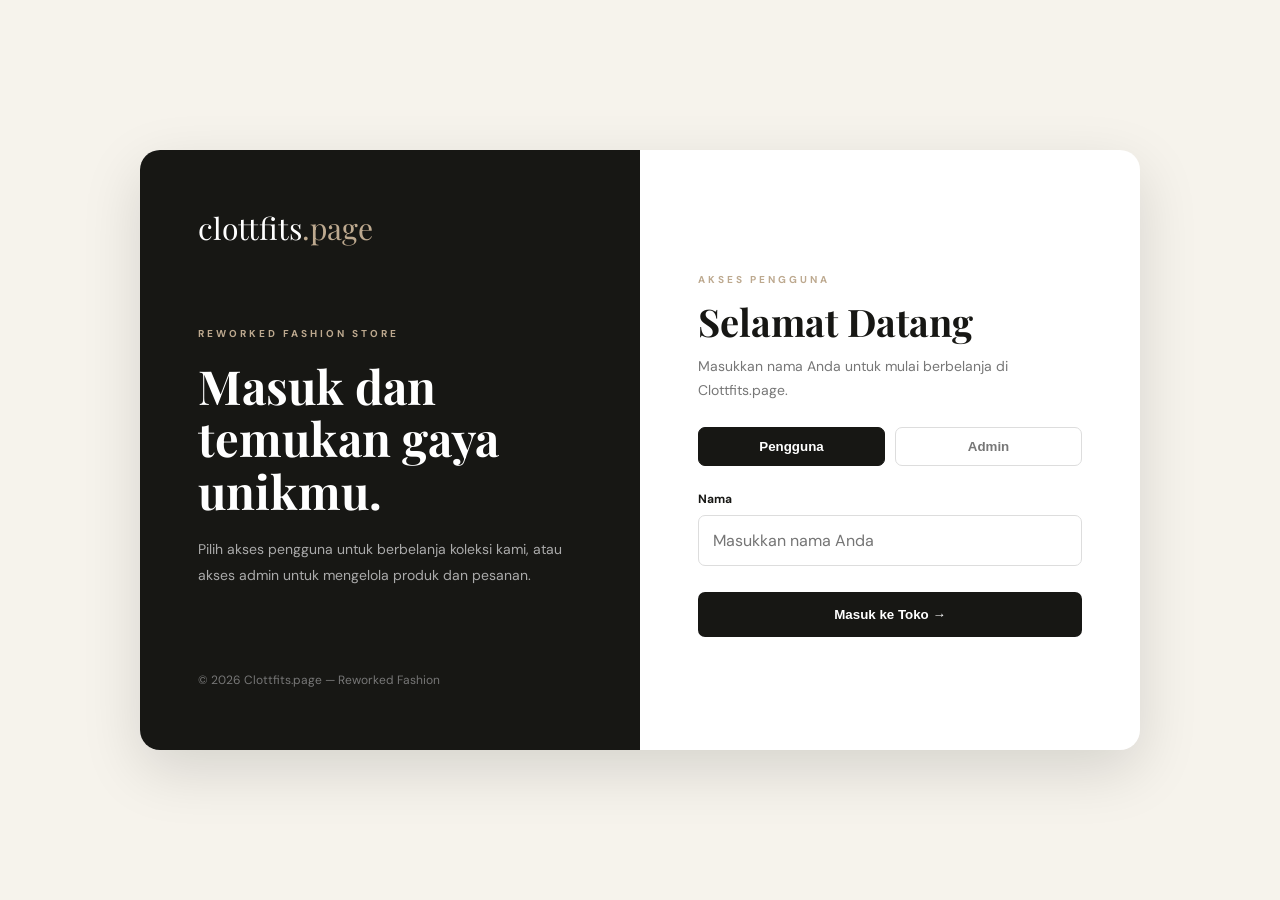
<file: index.html>
<!DOCTYPE html>
<html lang="id">

<head>
  <meta charset="UTF-8">
  <meta name="viewport" content="width=device-width, initial-scale=1.0">

  <title>Clottfits.page | Upcycle Fashion</title>

  <meta name="description"
    content="Clottfits.page menghadirkan kemeja bekas berkualitas yang dikreasikan menjadi kemeja boxy dan kemeja dengan kancing Cheongsam yang unik dan trendi.">

  <!-- Google Fonts -->
  <link rel="preconnect" href="https://fonts.googleapis.com">
  <link rel="preconnect" href="https://fonts.gstatic.com" crossorigin>

  <link
    href="https://fonts.googleapis.com/css2?family=DM+Sans:wght@400;500;600;700&family=Playfair+Display:wght@600;700&display=swap"
    rel="stylesheet">

  <!-- CSS -->
  <link rel="stylesheet" href="css/style.css">
  <script src="js/auth.js" defer></script>

  <!-- Google Analytics Dummy -->
  <script async src="https://www.googletagmanager.com/gtag/js?id=G-XXXXXXXXXX"></script>

  <script>
    window.dataLayer = window.dataLayer || [];

    function gtag() {
      dataLayer.push(arguments);
    }

    gtag('js', new Date());
    gtag('config', 'G-XXXXXXXXXX');
  </script>
</head>


<body data-page="store">

  <!-- ========================================
     NAVBAR
======================================== -->

  <header class="navbar">

    <div class="container nav-container">

      <!-- Logo -->
      <a href="index.html" class="logo">
        Clottfits<span>.page</span>
      </a>


      <!-- Navigation -->
      <nav class="nav-menu" id="navMenu">

        <a href="#home">Home</a>

        <a href="#about">Tentang Kami</a>

        <a href="#products">Produk</a>

        <a href="checkout.html">Checkout</a>

        <a href="admin.html">Admin</a>

      </nav>


      <!-- Cart Button -->
      <button class="cart-button" id="cartBtn">

        🛒 Keranjang

        <span class="cart-count" id="cartCount">
          0
        </span>

      </button>


      <!-- Mobile Menu -->
      <button class="menu-toggle" id="menuToggle" type="button" aria-label="Buka menu navigasi" aria-expanded="false">
        ☰
      </button>

    </div>

  </header>



  <!-- ========================================
     HERO SECTION
======================================== -->

  <section class="hero" id="home">

    <div class="container hero-container">


      <!-- Hero Content -->
      <div class="hero-content">

        <span class="hero-label">
          UPCYCLE FASHION
        </span>


        <h1>
          Wear Sustainable,
          <br>
          <span>Wear Different.</span>
        </h1>


        <p>
          Kami mengubah kemeja bekas berkualitas menjadi
          kemeja boxy modern dengan sentuhan kancing
          Cheongsam yang unik, trendi, dan penuh karakter.
        </p>


        <div class="hero-buttons">

          <a href="#products" class="btn-primary">

            Belanja Sekarang

          </a>


          <a href="#about" class="btn-secondary">

            Tentang Kami

          </a>

        </div>

      </div>



      <!-- Hero Image -->
      <div class="hero-image">

        <img src="image/banner.jpeg" alt="Koleksi Kemeja Boxy Clottfits.page">

        <div class="hero-badge">

          <strong>
            100%
          </strong>

          <span>
            Upcycle Fashion
          </span>

        </div>

      </div>

    </div>

  </section>



  <!-- ========================================
     BENEFIT SECTION
======================================== -->

  <section class="benefits">

    <div class="container benefit-grid">


      <div class="benefit-item">

        <span class="benefit-icon">
          ♻
        </span>

        <div>

          <h3>
            Sustainable
          </h3>

          <p>
            Mendukung fashion berkelanjutan
          </p>

        </div>

      </div>



      <div class="benefit-item">

        <span class="benefit-icon">
          ✦
        </span>

        <div>

          <h3>
            Unique Design
          </h3>

          <p>
            Setiap produk memiliki karakter unik
          </p>

        </div>

      </div>



      <div class="benefit-item">

        <span class="benefit-icon">
          ✂
        </span>

        <div>

          <h3>
            Handmade
          </h3>

          <p>
            Dikreasikan dengan detail dan ketelitian
          </p>

        </div>

      </div>



      <div class="benefit-item">

        <span class="benefit-icon">
          ◇
        </span>

        <div>

          <h3>
            Limited Stock
          </h3>

          <p>
            Produk terbatas dan eksklusif
          </p>

        </div>

      </div>

    </div>

  </section>



  <!-- ========================================
     ABOUT SECTION
======================================== -->

  <section class="about" id="about">

    <div class="container about-container">


      <!-- About Image -->
      <div class="about-image">

        <img src="image/banner tentang.jpeg" alt="Tentang Clottfits.page">

      </div>



      <!-- About Content -->
      <div class="about-content">

        <span class="section-label">
          TENTANG KAMI
        </span>


        <h2>
          Old Shirt,
          <br>
          New Story.
        </h2>


        <p>
          <strong>
            Clottfits.page
          </strong>

          merupakan brand fashion lokal yang
          menghadirkan konsep

          <em>
            upcycle fashion
          </em>.

          Kami memilih kemeja bekas berkualitas
          untuk dikreasikan kembali menjadi
          kemeja boxy modern.
        </p>


        <p>
          Setiap kemeja diberikan sentuhan baru
          melalui perubahan model dan penggunaan
          kancing Cheongsam yang memberikan
          kesan unik, modern, dan berbeda.
        </p>


        <p>
          Dengan memilih Clottfits.page,
          kamu tidak hanya mendapatkan pakaian
          yang unik, tetapi juga ikut mendukung
          fashion yang lebih berkelanjutan.
        </p>


        <div class="about-statistics">


          <div class="statistic">

            <strong>
              100+
            </strong>

            <span>
              Produk Terjual
            </span>

          </div>


          <div class="statistic">

            <strong>
              50+
            </strong>

            <span>
              Pelanggan
            </span>

          </div>


          <div class="statistic">

            <strong>
              100%
            </strong>

            <span>
              Upcycle
            </span>

          </div>


        </div>

      </div>

    </div>

  </section>



  <!-- ========================================
     PRODUCTS SECTION
======================================== -->

  <section class="products-section" id="products">

    <div class="container">


      <!-- Section Heading -->
      <div class="section-heading">

        <span class="section-label">
          OUR COLLECTION
        </span>

        <h2>
          Temukan Style Favoritmu
        </h2>

        <p>
          Setiap koleksi dibuat secara terbatas
          untuk memberikan style yang unik dan berbeda.
        </p>

      </div>



      <!-- ========================================
         SEARCH & FILTER
    ======================================== -->

      <div class="product-tools">


        <!-- Search -->
        <div class="search-box">

          <span>
            🔍
          </span>

          <input type="text" id="searchInput" placeholder="Cari produk...">

        </div>



        <!-- Category Filter -->
        <select id="categoryFilter">

          <option value="">
            Semua Kategori
          </option>

          <option value="boxy">
            Kemeja Boxy
          </option>

          <option value="cheongsam">
            Kemeja Cheongsam
          </option>

          <option value="limited">
            Limited Edition
          </option>

        </select>



        <!-- Price Filter -->
        <select id="priceFilter">

          <option value="">
            Semua Harga
          </option>

          <option value="low">
            Di bawah Rp150.000
          </option>

          <option value="middle">
            Rp150.000 - Rp200.000
          </option>

          <option value="high">
            Di atas Rp200.000
          </option>

        </select>

      </div>



      <!-- Product Container -->
      <div class="products-grid" id="productsContainer">
      </div>



      <!-- No Product -->
      <div class="no-product" id="noProduct">

        <h3>
          Produk tidak ditemukan
        </h3>

        <p>
          Coba gunakan kata kunci atau
          filter yang berbeda.
        </p>

      </div>

    </div>

  </section>



  <!-- ========================================
     PRODUCT DETAIL MODAL
======================================== -->

  <div class="modal" id="productModal">


    <div class="modal-content">


      <!-- Close -->
      <button class="modal-close" id="closeModal">

        ×

      </button>


      <!-- Modal Body -->
      <div class="modal-body" id="modalBody">

      </div>

    </div>

  </div>



  <!-- ========================================
     CART SIDEBAR
======================================== -->

  <div class="cart-overlay" id="cartOverlay">
  </div>


  <aside class="cart-sidebar" id="cartSidebar">


    <!-- Cart Header -->
    <div class="cart-header">

      <div>

        <h2>
          Keranjang Belanja
        </h2>

        <p>
          Produk pilihanmu
        </p>

      </div>


      <button class="close-cart" id="closeCart">

        ×

      </button>

    </div>



    <!-- Cart Items -->
    <div class="cart-items" id="cartItems">
    </div>



    <!-- Empty Cart -->
    <div class="empty-cart" id="emptyCart">

      <div class="empty-icon">
        🛍
      </div>

      <h3>
        Keranjang masih kosong
      </h3>

      <p>
        Yuk, temukan kemeja favoritmu!
      </p>

    </div>



    <!-- Cart Footer -->
    <div class="cart-footer" id="cartFooter">


      <div class="cart-total">

        <span>
          Total
        </span>

        <strong>

          Rp

          <span id="cartTotal">
            0
          </span>

        </strong>

      </div>


      <a href="checkout.html" class="checkout-button">

        Lanjut ke Checkout

      </a>


      <button class="continue-shopping" id="continueShopping">

        Lanjut Belanja

      </button>

    </div>

  </aside>



  <!-- ========================================
     CTA SECTION
======================================== -->

  <section class="cta-section">

    <div class="container cta-content">

      <span>
        ♻ SUSTAINABLE FASHION
      </span>


      <h2>
        Give Old Clothes
        <br>
        A New Life.
      </h2>


      <p>
        Bersama Clottfits.page,
        mari ciptakan fashion yang lebih
        unik dan berkelanjutan.
      </p>


      <a href="#products" class="btn-light">

        Lihat Koleksi

      </a>

    </div>

  </section>



  <!-- ========================================
     FOOTER
======================================== -->

  <footer class="footer">

    <div class="container footer-grid">


      <!-- Brand -->
      <div class="footer-brand">

        <h2>
          Clottfits<span>.page</span>
        </h2>

        <p>
          Mengubah kemeja bekas menjadi
          fashion baru yang unik,
          trendi, dan berkelanjutan.
        </p>

      </div>



      <!-- Navigation -->
      <div class="footer-menu">

        <h3>
          Navigasi
        </h3>

        <a href="#home">
          Home
        </a>

        <a href="#about">
          Tentang Kami
        </a>

        <a href="#products">
          Produk
        </a>

        <a href="checkout.html">
          Checkout
        </a>

      </div>



      <!-- Categories -->
      <div class="footer-menu">

        <h3>
          Kategori
        </h3>

        <a href="#products">
          Kemeja Boxy
        </a>

        <a href="#products">
          Kemeja Cheongsam
        </a>

        <a href="#products">
          Limited Edition
        </a>

      </div>



      <!-- Social Media -->
      <div class="footer-menu">

        <h3>
          Ikuti Kami
        </h3>

        <a href="#">
          Instagram @clottfits.page
        </a>

        <a href="#">
          TikTok Clottfits.page
        </a>

        <a href="#">
          Shopee Clottfits.page
        </a>

      </div>

    </div>



    <!-- Footer Bottom -->
    <div class="footer-bottom">

      <div class="container">

        <p>
          © 2026 Clottfits.page.
          All Rights Reserved.
        </p>

        <p>
          Sustainable • Unique • Different
        </p>

      </div>

    </div>

  </footer>



  <!-- ========================================
     TOAST NOTIFICATION
======================================== -->

  <div class="toast" id="toast">

    <span>
      ✓
    </span>

    <p id="toastMessage">
      Produk berhasil ditambahkan!
    </p>

  </div>



  <!-- ========================================
     JAVASCRIPT
======================================== -->

  <script src="js/script.js"></script>

</body>

</html>
</file>
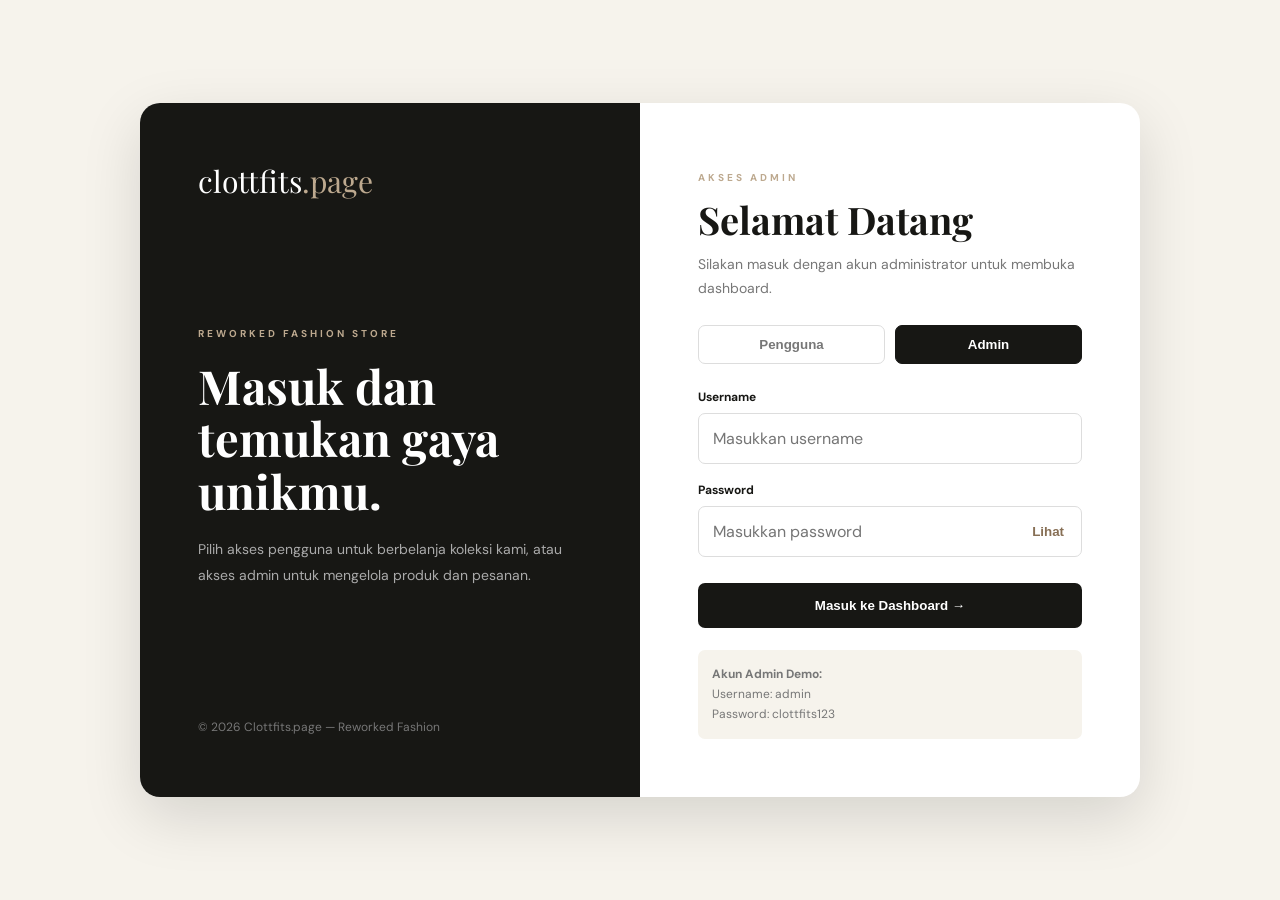
<file: admin.html>
<!DOCTYPE html>
<html lang="id">
<head>
  <meta charset="UTF-8">
  <meta name="viewport" content="width=device-width, initial-scale=1.0">

  <title>Admin Dashboard | Clottfits.page</title>

  <link rel="preconnect" href="https://fonts.googleapis.com">
  <link rel="preconnect" href="https://fonts.gstatic.com" crossorigin>
  <link
    href="https://fonts.googleapis.com/css2?family=DM+Sans:wght@400;500;600;700&family=Playfair+Display:wght@600;700&display=swap"
    rel="stylesheet"
  >

  <link rel="stylesheet" href="css/admin.css">
  <script src="js/auth.js" defer></script>
</head>

<body data-page="admin">

  <!-- MOBILE BUTTON -->
  <button class="mobile-menu-btn" id="mobileMenuBtn">☰</button>

  <!-- SIDEBAR -->
  <aside class="sidebar" id="sidebar">

    <div class="sidebar-logo">
      Clottfits<span>.page</span>
      <small>ADMIN PANEL</small>
    </div>

    <nav class="sidebar-menu">

      <button class="menu-item active" data-section="dashboard">
        <span>⌂</span>
        Dashboard
      </button>

      <button class="menu-item" data-section="products">
        <span>□</span>
        Produk
      </button>

      <button class="menu-item" data-section="orders">
        <span>▤</span>
        Pesanan
      </button>

      <button class="menu-item" data-section="customers">
        <span>♙</span>
        Pelanggan
      </button>

    </nav>

    <div class="sidebar-bottom">
      <a href="index.html">
        ← Lihat Website
      </a>
    </div>

  </aside>


  <!-- MAIN -->
  <main class="main-content">

    <!-- HEADER -->
    <header class="admin-header">

      <div>
        <p class="welcome-text">ADMIN DASHBOARD</p>
        <h1 id="pageTitle">Dashboard</h1>
      </div>

      <div class="admin-profile">
        <div>
          <strong>Admin Clottfits</strong>
          <span>Administrator</span>
        </div>

        <div class="admin-avatar">
          C
        </div>
      </div>

    </header>


    <!-- =====================================
         DASHBOARD
    ====================================== -->

    <section class="admin-section active" id="dashboard">

      <div class="stat-grid">

        <div class="stat-card">
          <div class="stat-icon">□</div>

          <div>
            <span>Total Produk</span>
            <h2 id="totalProducts">0</h2>
          </div>
        </div>


        <div class="stat-card">
          <div class="stat-icon">▤</div>

          <div>
            <span>Total Pesanan</span>
            <h2 id="totalOrders">0</h2>
          </div>
        </div>


        <div class="stat-card">
          <div class="stat-icon">♙</div>

          <div>
            <span>Pelanggan</span>
            <h2 id="totalCustomers">0</h2>
          </div>
        </div>


        <div class="stat-card dark">
          <div class="stat-icon">Rp</div>

          <div>
            <span>Total Pendapatan</span>
            <h2 id="totalRevenue">Rp 0</h2>
          </div>
        </div>

      </div>


      <!-- RECENT ORDERS -->
      <div class="content-card">

        <div class="card-header">
          <div>
            <h2>Pesanan Terbaru</h2>
            <p>Pesanan terbaru dari pelanggan Clottfits.page</p>
          </div>

          <button
            class="secondary-button"
            onclick="openSection('orders')"
          >
            Lihat Semua
          </button>
        </div>

        <div class="table-wrapper">

          <table>

            <thead>
              <tr>
                <th>ID Pesanan</th>
                <th>Pelanggan</th>
                <th>Total</th>
                <th>Pembayaran</th>
                <th>Status</th>
              </tr>
            </thead>

            <tbody id="recentOrdersTable"></tbody>

          </table>

        </div>

      </div>

    </section>


    <!-- =====================================
         PRODUCTS
    ====================================== -->

    <section class="admin-section" id="products">

      <div class="content-card">

        <div class="card-header">

          <div>
            <h2>Manajemen Produk</h2>
            <p>Kelola katalog produk Clottfits.page</p>
          </div>

          <button
            class="primary-button"
            id="addProductBtn"
          >
            + Tambah Produk
          </button>

        </div>


        <div class="table-wrapper">

          <table>

            <thead>
              <tr>
                <th>Produk</th>
                <th>Kategori</th>
                <th>Harga</th>
                <th>Stok</th>
                <th>Aksi</th>
              </tr>
            </thead>

            <tbody id="productTable"></tbody>

          </table>

        </div>

      </div>

    </section>


    <!-- =====================================
         ORDERS
    ====================================== -->

    <section class="admin-section" id="orders">

      <div class="content-card">

        <div class="card-header">

          <div>
            <h2>Daftar Pesanan</h2>
            <p>Kelola pesanan yang masuk dari pelanggan</p>
          </div>

          <select id="orderFilter">
            <option value="">Semua Status</option>
            <option value="Menunggu Pembayaran">
              Menunggu Pembayaran
            </option>
            <option value="Diproses">
              Diproses
            </option>
            <option value="Dikirim">
              Dikirim
            </option>
            <option value="Selesai">
              Selesai
            </option>
          </select>

        </div>


        <div class="table-wrapper">

          <table>

            <thead>
              <tr>
                <th>ID</th>
                <th>Pelanggan</th>
                <th>Produk</th>
                <th>Total</th>
                <th>Pengiriman</th>
                <th>Status</th>
                <th>Aksi</th>
              </tr>
            </thead>

            <tbody id="ordersTable"></tbody>

          </table>

        </div>

      </div>

    </section>


    <!-- =====================================
         CUSTOMERS
    ====================================== -->

    <section class="admin-section" id="customers">

      <div class="content-card">

        <div class="card-header">

          <div>
            <h2>Data Pelanggan</h2>
            <p>Data pelanggan yang melakukan pemesanan</p>
          </div>

        </div>


        <div class="table-wrapper">

          <table>

            <thead>
              <tr>
                <th>Nama</th>
                <th>WhatsApp</th>
                <th>Email</th>
                <th>Kota</th>
                <th>Total Pesanan</th>
              </tr>
            </thead>

            <tbody id="customersTable"></tbody>

          </table>

        </div>

      </div>

    </section>

  </main>


  <!-- =====================================
       PRODUCT MODAL
  ====================================== -->

  <div class="admin-modal" id="productModal">

    <div class="modal-box">

      <div class="modal-header">

        <div>
          <p>PRODUCT MANAGEMENT</p>
          <h2 id="modalTitle">
            Tambah Produk
          </h2>
        </div>

        <button id="closeProductModal">
          ×
        </button>

      </div>


      <form id="productForm">

        <input
          type="hidden"
          id="productId"
        >


        <div class="form-group">
          <label>Nama Produk</label>

          <input
            type="text"
            id="productName"
            required
            placeholder="Contoh: Kemeja Boxy Black"
          >
        </div>


        <div class="form-grid">

          <div class="form-group">

            <label>Harga</label>

            <input
              type="number"
              id="productPrice"
              required
              placeholder="175000"
            >

          </div>


          <div class="form-group">

            <label>Stok</label>

            <input
              type="number"
              id="productStock"
              required
              min="0"
              placeholder="5"
            >

          </div>

        </div>


        <div class="form-group">

          <label>Kategori</label>

          <select
            id="productCategory"
            required
          >

            <option value="">
              Pilih kategori
            </option>

            <option value="boxy">
              Kemeja Boxy
            </option>

            <option value="cheongsam">
              Kemeja Cheongsam
            </option>

            <option value="limited">
              Limited Edition
            </option>

          </select>

        </div>


        <div class="form-group">

          <label>Lokasi Gambar</label>

          <input
            type="text"
            id="productImage"
            required
            placeholder="image/produk-01.jpeg"
          >

        </div>


        <div class="form-group">

          <label>Deskripsi</label>

          <textarea
            id="productDescription"
            required
            placeholder="Deskripsi produk..."
          ></textarea>

        </div>


        <button
          type="submit"
          class="primary-button full-button"
        >
          Simpan Produk
        </button>

      </form>

    </div>

  </div>


  <!-- =====================================
       ORDER DETAIL MODAL
  ====================================== -->

  <div class="admin-modal" id="orderModal">

    <div class="modal-box large-modal">

      <div class="modal-header">

        <div>
          <p>ORDER INFORMATION</p>
          <h2>Detail Pesanan</h2>
        </div>

        <button id="closeOrderModal">
          ×
        </button>

      </div>

      <div id="orderDetailContent"></div>

    </div>

  </div>


  <!-- NOTIFICATION -->
  <div class="admin-toast" id="adminToast">
    <span>✓</span>
    <p id="adminToastMessage">
      Data berhasil disimpan
    </p>
  </div>


  <script src="js/admin.js"></script>

</body>
</html>
</file>
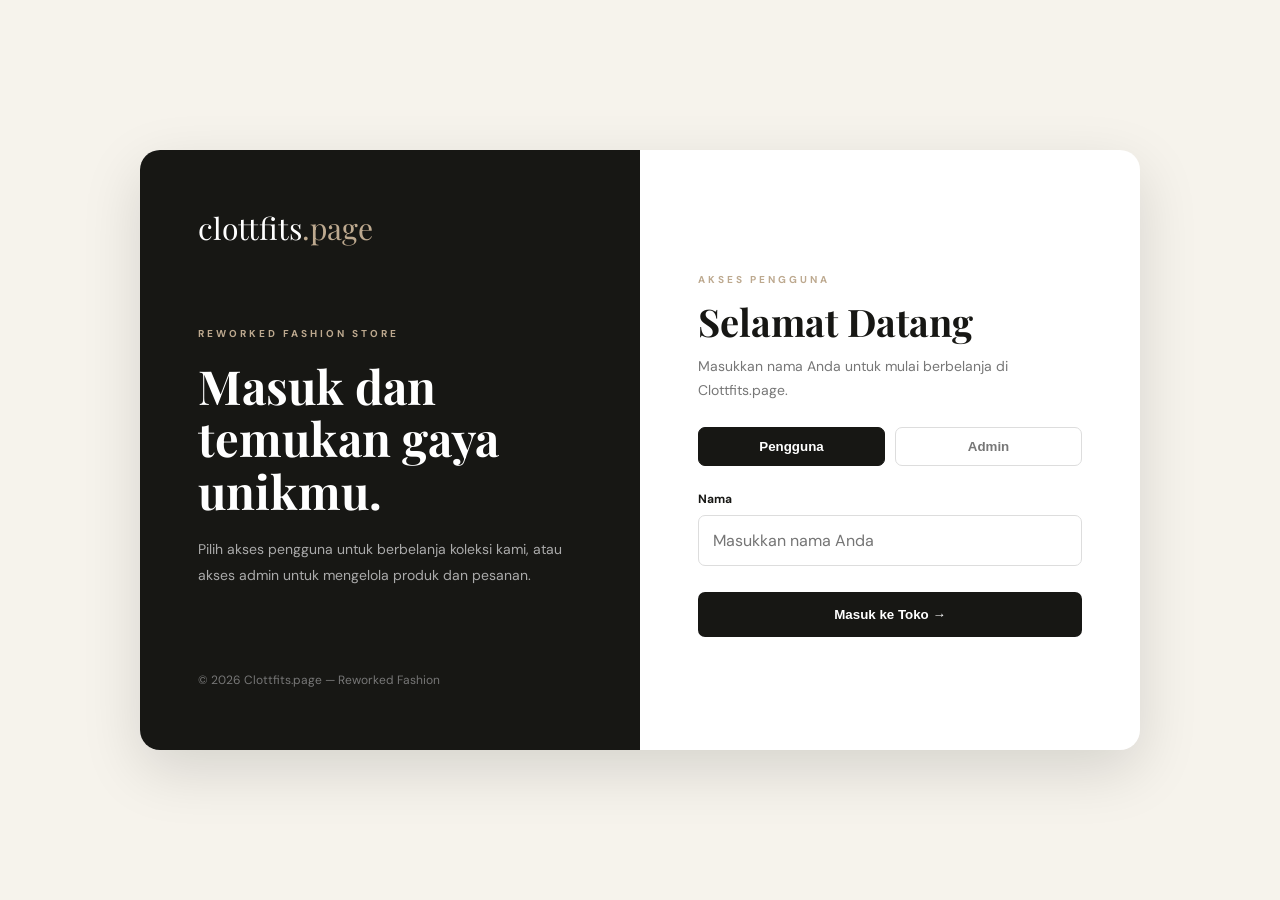
<file: checkout.html>
<!DOCTYPE html>
<html lang="id">
<head>
  <meta charset="UTF-8">
  <meta name="viewport" content="width=device-width, initial-scale=1.0">

  <title>Checkout | Clottfits.page</title>

  <link rel="preconnect" href="https://fonts.googleapis.com">
  <link rel="preconnect" href="https://fonts.gstatic.com" crossorigin>

  <link
    href="https://fonts.googleapis.com/css2?family=DM+Sans:wght@400;500;600;700&family=Playfair+Display:wght@600;700&display=swap"
    rel="stylesheet"
  >

  <link rel="stylesheet" href="css/style.css">
  <script src="js/auth.js" defer></script>

  <style>
    body {
      background: #f6f3ec;
    }

    .checkout-navbar {
      background: #fff;
      border-bottom: 1px solid #e5e5e5;
    }

    .checkout-nav {
      min-height: 75px;
      display: flex;
      align-items: center;
      justify-content: space-between;
    }

    .back-link {
      font-size: 14px;
      font-weight: 600;
    }

    .checkout-section {
      padding: 60px 0 100px;
    }

    .checkout-heading {
      margin-bottom: 40px;
    }

    .checkout-heading span {
      color: #876f55;
      font-size: 12px;
      font-weight: 700;
      letter-spacing: 3px;
    }

    .checkout-heading h1 {
      font-family: "Playfair Display", serif;
      font-size: clamp(40px, 5vw, 65px);
      margin-top: 10px;
    }

    .checkout-layout {
      display: grid;
      grid-template-columns: 1.4fr 0.8fr;
      gap: 35px;
      align-items: start;
    }

    .checkout-card {
      background: #fff;
      padding: 35px;
      margin-bottom: 25px;
      border-radius: 10px;
    }

    .checkout-card h2 {
      font-family: "Playfair Display", serif;
      margin-bottom: 8px;
      font-size: 27px;
    }

    .checkout-card > p {
      color: #77776f;
      margin-bottom: 25px;
      font-size: 14px;
    }

    .form-grid {
      display: grid;
      grid-template-columns: 1fr 1fr;
      gap: 18px;
    }

    .form-group {
      display: flex;
      flex-direction: column;
      gap: 8px;
    }

    .form-group.full {
      grid-column: 1 / -1;
    }

    .form-group label {
      font-size: 13px;
      font-weight: 700;
    }

    .form-group input,
    .form-group select,
    .form-group textarea {
      width: 100%;
      border: 1px solid #ddd;
      background: #fff;
      padding: 14px;
      border-radius: 6px;
      outline: none;
      font-family: inherit;
    }

    .form-group input:focus,
    .form-group select:focus,
    .form-group textarea:focus {
      border-color: #876f55;
    }

    .form-group textarea {
      min-height: 110px;
      resize: vertical;
    }

    .shipping-options,
    .payment-options {
      display: grid;
      gap: 12px;
    }

    .option-card {
      display: flex;
      align-items: center;
      gap: 15px;
      padding: 17px;
      border: 1px solid #ddd;
      border-radius: 8px;
      cursor: pointer;
      transition: 0.2s;
    }

    .option-card:hover {
      border-color: #876f55;
      background: #faf8f4;
    }

    .option-card input {
      accent-color: #171714;
    }

    .option-info {
      flex: 1;
    }

    .option-info strong {
      display: block;
    }

    .option-info span {
      color: #77776f;
      font-size: 13px;
    }

    .option-price {
      font-weight: 700;
      font-size: 14px;
    }

    .order-summary {
      position: sticky;
      top: 100px;
      background: #171714;
      color: #fff;
      padding: 30px;
      border-radius: 10px;
    }

    .order-summary h2 {
      font-family: "Playfair Display", serif;
      margin-bottom: 25px;
    }

    .checkout-product {
      display: grid;
      grid-template-columns: 65px 1fr;
      gap: 13px;
      padding: 15px 0;
      border-bottom: 1px solid #333;
    }

    .checkout-product img {
      width: 65px;
      height: 80px;
      object-fit: cover;
    }

    .checkout-product h4 {
      font-size: 14px;
      margin-bottom: 5px;
    }

    .checkout-product p {
      color: #aaa;
      font-size: 12px;
    }

    .summary-price {
      margin-top: 25px;
    }

    .summary-row {
      display: flex;
      justify-content: space-between;
      padding: 8px 0;
      color: #bbb;
      font-size: 14px;
    }

    .summary-total {
      display: flex;
      justify-content: space-between;
      border-top: 1px solid #444;
      margin-top: 15px;
      padding-top: 20px;
      font-size: 20px;
      font-weight: 700;
    }

    .pay-button {
      width: 100%;
      margin-top: 25px;
      padding: 16px;
      background: #f6f3ec;
      color: #171714;
      border: none;
      font-size: 15px;
      font-weight: 700;
      border-radius: 5px;
    }

    .pay-button:hover {
      background: #e8dfd0;
    }

    .secure-text {
      text-align: center;
      color: #999;
      font-size: 12px;
      margin-top: 15px;
    }

    .success-modal {
      position: fixed;
      inset: 0;
      z-index: 5000;
      background: rgba(0, 0, 0, 0.7);
      display: none;
      align-items: center;
      justify-content: center;
      padding: 20px;
    }

    .success-modal.active {
      display: flex;
    }

    .success-box {
      width: min(500px, 100%);
      background: #fff;
      padding: 45px;
      text-align: center;
      border-radius: 12px;
    }

    .success-icon {
      width: 70px;
      height: 70px;
      margin: 0 auto 20px;
      border-radius: 50%;
      background: #171714;
      color: #fff;
      display: flex;
      align-items: center;
      justify-content: center;
      font-size: 30px;
    }

    .success-box h2 {
      font-family: "Playfair Display", serif;
      font-size: 32px;
      margin-bottom: 12px;
    }

    .success-box p {
      color: #77776f;
      margin-bottom: 10px;
    }

    .order-id {
      background: #f6f3ec;
      padding: 15px;
      margin: 20px 0;
      font-weight: 700;
    }

    .success-box a {
      display: block;
      background: #171714;
      color: #fff;
      padding: 14px;
      margin-top: 20px;
    }

    @media (max-width: 900px) {
      .checkout-layout {
        grid-template-columns: 1fr;
      }

      .order-summary {
        position: static;
      }
    }

    @media (max-width: 600px) {
      .form-grid {
        grid-template-columns: 1fr;
      }

      .form-group.full {
        grid-column: auto;
      }

      .checkout-card {
        padding: 22px;
      }

      .success-box {
        padding: 30px 20px;
      }
    }
  </style>
</head>

<body data-page="store">

  <!-- NAVBAR -->
  <header class="checkout-navbar">
    <div class="container checkout-nav">
      <a href="index.html" class="logo">
        Clottfits<span>.page</span>
      </a>

      <a href="index.html" class="back-link">
        ← Kembali Belanja
      </a>
    </div>
  </header>


  <!-- CHECKOUT -->
  <main class="checkout-section">
    <div class="container">

      <div class="checkout-heading">
        <span>SECURE CHECKOUT</span>
        <h1>Selesaikan Pesananmu.</h1>
      </div>

      <form id="checkoutForm">

        <div class="checkout-layout">

          <!-- LEFT -->
          <div>

            <!-- ALAMAT -->
            <section class="checkout-card">
              <h2>Informasi Pembeli</h2>
              <p>Masukkan informasi penerima dan alamat pengiriman.</p>

              <div class="form-grid">

                <div class="form-group">
                  <label for="name">Nama Lengkap *</label>
                  <input
                    type="text"
                    id="name"
                    required
                    placeholder="Masukkan nama lengkap"
                  >
                </div>

                <div class="form-group">
                  <label for="phone">Nomor WhatsApp *</label>
                  <input
                    type="tel"
                    id="phone"
                    required
                    placeholder="08xxxxxxxxxx"
                  >
                </div>

                <div class="form-group full">
                  <label for="email">Email *</label>
                  <input
                    type="email"
                    id="email"
                    required
                    placeholder="nama@email.com"
                  >
                </div>

                <div class="form-group">
                  <label for="province">Provinsi *</label>
                  <input
                    type="text"
                    id="province"
                    required
                    placeholder="Jawa Barat"
                  >
                </div>

                <div class="form-group">
                  <label for="city">Kabupaten / Kota *</label>
                  <input
                    type="text"
                    id="city"
                    required
                    placeholder="Bandung Barat"
                  >
                </div>

                <div class="form-group">
                  <label for="district">Kecamatan *</label>
                  <input
                    type="text"
                    id="district"
                    required
                    placeholder="Nama kecamatan"
                  >
                </div>

                <div class="form-group">
                  <label for="postalCode">Kode Pos *</label>
                  <input
                    type="text"
                    id="postalCode"
                    required
                    placeholder="405xx"
                  >
                </div>

                <div class="form-group full">
                  <label for="address">Alamat Lengkap *</label>
                  <textarea
                    id="address"
                    required
                    placeholder="Nama jalan, nomor rumah, RT/RW, desa atau kelurahan..."
                  ></textarea>
                </div>

                <div class="form-group full">
                  <label for="note">Catatan Pesanan</label>
                  <textarea
                    id="note"
                    placeholder="Contoh: Tolong hubungi sebelum mengirim..."
                  ></textarea>
                </div>

              </div>
            </section>


            <!-- PENGIRIMAN -->
            <section class="checkout-card">
              <h2>Metode Pengiriman</h2>
              <p>Pilih jasa pengiriman yang kamu inginkan.</p>

              <div class="shipping-options">

                <label class="option-card">
                  <input
                    type="radio"
                    name="shipping"
                    value="J&T Express"
                    data-price="15000"
                    required
                  >

                  <div class="option-info">
                    <strong>J&T Express</strong>
                    <span>Estimasi 2–4 hari</span>
                  </div>

                  <span class="option-price">Rp15.000</span>
                </label>


                <label class="option-card">
                  <input
                    type="radio"
                    name="shipping"
                    value="JNE Regular"
                    data-price="18000"
                  >

                  <div class="option-info">
                    <strong>JNE Regular</strong>
                    <span>Estimasi 2–5 hari</span>
                  </div>

                  <span class="option-price">Rp18.000</span>
                </label>


                <label class="option-card">
                  <input
                    type="radio"
                    name="shipping"
                    value="SiCepat"
                    data-price="17000"
                  >

                  <div class="option-info">
                    <strong>SiCepat</strong>
                    <span>Estimasi 2–4 hari</span>
                  </div>

                  <span class="option-price">Rp17.000</span>
                </label>

              </div>
            </section>


            <!-- PEMBAYARAN -->
            <section class="checkout-card">
              <h2>Metode Pembayaran</h2>
              <p>Pilih metode pembayaran untuk menyelesaikan pesanan.</p>

              <div class="payment-options">

                <label class="option-card">
                  <input
                    type="radio"
                    name="payment"
                    value="QRIS"
                    required
                  >
                  <div class="option-info">
                    <strong>▦ QRIS</strong>
                    <span>Bayar menggunakan aplikasi pembayaran apa saja</span>
                  </div>
                </label>

                <label class="option-card">
                  <input
                    type="radio"
                    name="payment"
                    value="GoPay"
                  >
                  <div class="option-info">
                    <strong>GoPay</strong>
                    <span>Pembayaran melalui GoPay</span>
                  </div>
                </label>

                <label class="option-card">
                  <input
                    type="radio"
                    name="payment"
                    value="DANA"
                  >
                  <div class="option-info">
                    <strong>DANA</strong>
                    <span>Pembayaran melalui DANA</span>
                  </div>
                </label>

                <label class="option-card">
                  <input
                    type="radio"
                    name="payment"
                    value="ShopeePay"
                  >
                  <div class="option-info">
                    <strong>ShopeePay</strong>
                    <span>Pembayaran melalui ShopeePay</span>
                  </div>
                </label>

                <label class="option-card">
                  <input
                    type="radio"
                    name="payment"
                    value="Transfer Bank"
                  >
                  <div class="option-info">
                    <strong>Transfer Bank</strong>
                    <span>BCA, BNI, BRI, atau Mandiri</span>
                  </div>
                </label>

              </div>
            </section>

          </div>


          <!-- RIGHT SUMMARY -->
          <aside class="order-summary">

            <h2>Ringkasan Pesanan</h2>

            <div id="checkoutProducts"></div>

            <div class="summary-price">

              <div class="summary-row">
                <span>Subtotal</span>
                <span>
                  Rp <span id="subtotal">0</span>
                </span>
              </div>

              <div class="summary-row">
                <span>Ongkir</span>
                <span>
                  Rp <span id="shippingCost">0</span>
                </span>
              </div>

              <div class="summary-total">
                <span>Total</span>
                <span>
                  Rp <span id="grandTotal">0</span>
                </span>
              </div>

            </div>

            <button type="submit" class="pay-button">
              Buat Pesanan & Bayar
            </button>

            <p class="secure-text">
              🔒 Simulasi pembayaran aman untuk proyek e-commerce
            </p>

          </aside>

        </div>

      </form>

    </div>
  </main>


  <!-- SUCCESS MODAL -->
  <div class="success-modal" id="successModal">

    <div class="success-box">

      <div class="success-icon">✓</div>

      <h2>Pesanan Berhasil!</h2>

      <p>Terima kasih telah berbelanja di Clottfits.page.</p>

      <div class="order-id">
        ID Pesanan:
        <span id="orderId"></span>
      </div>

      <p>
        Metode pembayaran:
        <strong id="selectedPayment"></strong>
      </p>

      <p>
        Total pembayaran:
        <strong>
          Rp <span id="successTotal"></span>
        </strong>
      </p>

      <a href="index.html">
        Kembali ke Beranda
      </a>

    </div>

  </div>


  <script>
    let cart =
      JSON.parse(localStorage.getItem("clottfitsCart")) || [];

    let shippingCost = 0;


    function formatRupiah(number) {
      return number.toLocaleString("id-ID");
    }


    function calculateSubtotal() {
      return cart.reduce(
        (total, item) =>
          total + (item.price * item.quantity),
        0
      );
    }


    function renderCheckout() {

      const container =
        document.getElementById("checkoutProducts");

      container.innerHTML = "";


      if (cart.length === 0) {

        container.innerHTML = `
          <p style="color:#aaa; padding:20px 0;">
            Keranjang belanja masih kosong.
          </p>
        `;

      }


      cart.forEach(item => {

        const product =
          document.createElement("div");

        product.className = "checkout-product";

        product.innerHTML = `

          <img
            src="${item.image}"
            alt="${item.name}"
          >

          <div>

            <h4>${item.name}</h4>

            <p>
              ${item.quantity} ×
              Rp ${formatRupiah(item.price)}
            </p>

            <strong>
              Rp ${formatRupiah(
                item.price * item.quantity
              )}
            </strong>

          </div>

        `;

        container.appendChild(product);

      });


      updateTotal();

    }


    function updateTotal() {

      const subtotal =
        calculateSubtotal();

      const grandTotal =
        subtotal + shippingCost;


      document.getElementById("subtotal")
        .textContent =
        formatRupiah(subtotal);


      document.getElementById("shippingCost")
        .textContent =
        formatRupiah(shippingCost);


      document.getElementById("grandTotal")
        .textContent =
        formatRupiah(grandTotal);

    }


    document
      .querySelectorAll(
        'input[name="shipping"]'
      )
      .forEach(option => {

        option.addEventListener(
          "change",
          function() {

            shippingCost =
              Number(this.dataset.price);

            updateTotal();

          }
        );

      });


    document
      .getElementById("checkoutForm")
      .addEventListener(
        "submit",
        function(event) {

          event.preventDefault();


          if (cart.length === 0) {

            alert(
              "Keranjang belanja masih kosong."
            );

            return;

          }


          const selectedPayment =
            document.querySelector(
              'input[name="payment"]:checked'
            );


          const selectedShipping =
            document.querySelector(
              'input[name="shipping"]:checked'
            );


          if (
            !selectedPayment ||
            !selectedShipping
          ) {

            alert(
              "Silakan pilih pengiriman dan metode pembayaran."
            );

            return;

          }


          const subtotal =
            calculateSubtotal();


          const total =
            subtotal + shippingCost;


          const orderId =
            "CLT-" +
            Date.now()
              .toString()
              .slice(-8);


          const order = {

            id: orderId,

            customer: {
              name:
                document.getElementById("name").value,

              phone:
                document.getElementById("phone").value,

              email:
                document.getElementById("email").value,

              province:
                document.getElementById("province").value,

              city:
                document.getElementById("city").value,

              district:
                document.getElementById("district").value,

              postalCode:
                document.getElementById("postalCode").value,

              address:
                document.getElementById("address").value,

              note:
                document.getElementById("note").value
            },

            products: cart,

            shipping:
              selectedShipping.value,

            shippingCost:
              shippingCost,

            payment:
              selectedPayment.value,

            total:
              total,

            status:
              "Menunggu Pembayaran",

            date:
              new Date().toLocaleString("id-ID")

          };


          let orders =
            JSON.parse(
              localStorage.getItem(
                "clottfitsOrders"
              )
            ) || [];


          orders.push(order);


          localStorage.setItem(
            "clottfitsOrders",
            JSON.stringify(orders)
          );


          localStorage.removeItem(
            "clottfitsCart"
          );


          document.getElementById("orderId")
            .textContent =
            orderId;


          document.getElementById(
            "selectedPayment"
          ).textContent =
            selectedPayment.value;


          document.getElementById(
            "successTotal"
          ).textContent =
            formatRupiah(total);


          document.getElementById(
            "successModal"
          ).classList.add(
            "active"
          );

        }
      );


    renderCheckout();
  </script>

</body>
</html>
</file>
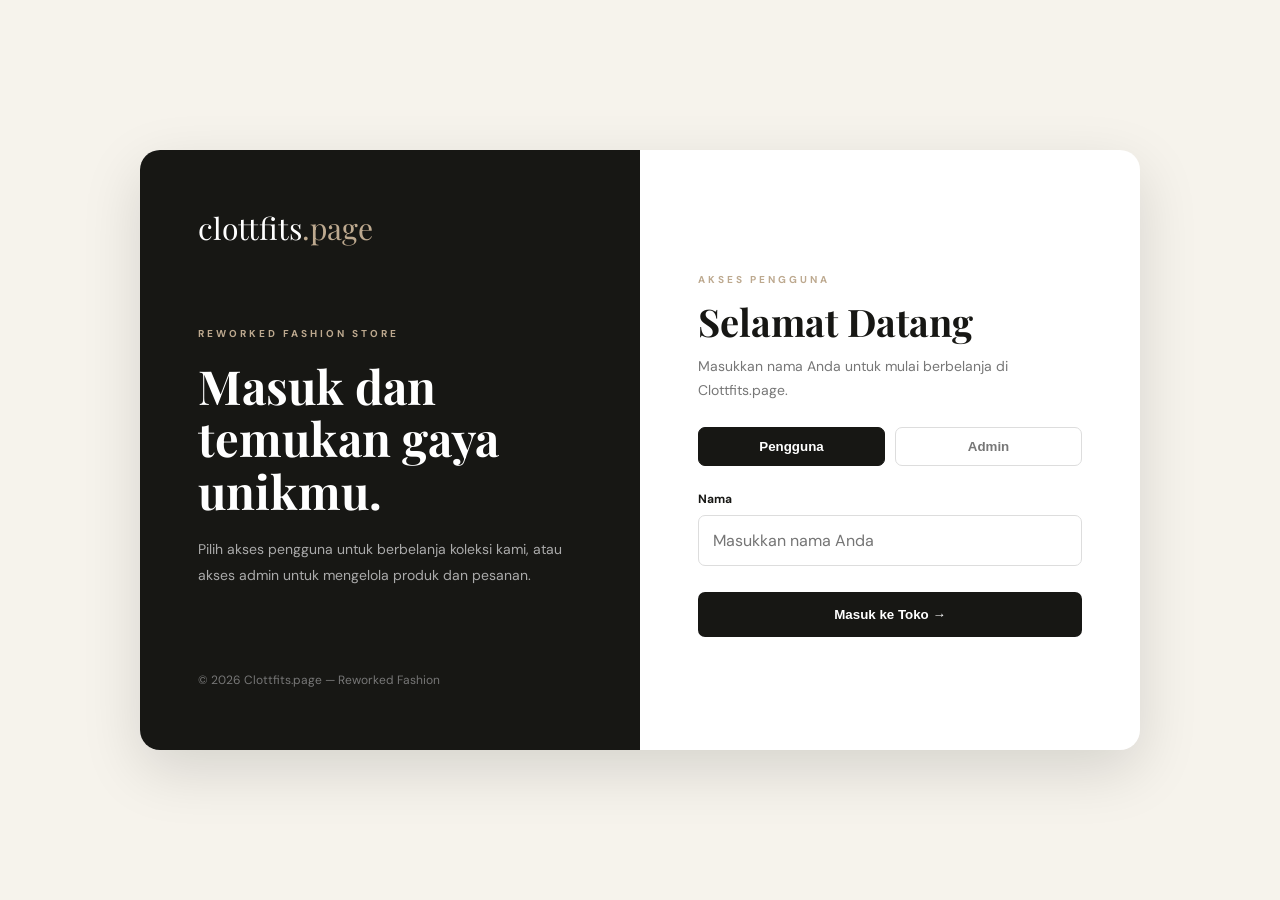
<file: detail.html>
<!DOCTYPE html>
<html lang="id">
<head>
  <meta charset="UTF-8">
  <meta name="viewport" content="width=device-width, initial-scale=1.0">

  <title>Detail Produk | Clottfits.page</title>

  <link rel="preconnect" href="https://fonts.googleapis.com">
  <link rel="preconnect" href="https://fonts.gstatic.com" crossorigin>

  <link
    href="https://fonts.googleapis.com/css2?family=DM+Sans:wght@400;500;600;700&family=Playfair+Display:wght@600;700&display=swap"
    rel="stylesheet"
  >
  <script src="js/auth.js" defer></script>

  <style>
    * {
      margin: 0;
      padding: 0;
      box-sizing: border-box;
    }

    :root {
      --black: #171714;
      --cream: #f6f3ec;
      --white: #ffffff;
      --brown: #8b7355;
      --gray: #77776f;
      --border: #ddd8ce;
    }

    body {
      font-family: "DM Sans", sans-serif;
      background: var(--cream);
      color: var(--black);
    }

    /* NAVBAR */
    .navbar {
      background: var(--white);
      padding: 20px 7%;
      display: flex;
      align-items: center;
      justify-content: space-between;
      border-bottom: 1px solid var(--border);
      position: sticky;
      top: 0;
      z-index: 100;
    }

    .logo {
      font-family: "Playfair Display", serif;
      font-size: 26px;
      font-weight: 700;
      text-decoration: none;
      color: var(--black);
    }

    .logo span {
      color: var(--brown);
    }

    .back-btn {
      text-decoration: none;
      color: var(--black);
      font-size: 14px;
      font-weight: 600;
    }

    /* DETAIL */
    .detail-container {
      width: 90%;
      max-width: 1200px;
      margin: 60px auto;
      display: grid;
      grid-template-columns: 1fr 1fr;
      gap: 70px;
      align-items: start;
    }

    .product-image {
      background: #e9e5dc;
      border-radius: 16px;
      overflow: hidden;
    }

    .product-image img {
      width: 100%;
      height: 600px;
      display: block;
      object-fit: cover;
    }

    .product-info {
      padding-top: 20px;
    }

    .category {
      display: inline-block;
      font-size: 11px;
      font-weight: 700;
      letter-spacing: 2px;
      color: var(--brown);
      text-transform: uppercase;
      margin-bottom: 15px;
    }

    .product-info h1 {
      font-family: "Playfair Display", serif;
      font-size: 48px;
      line-height: 1.2;
      margin-bottom: 20px;
    }

    .price {
      font-size: 26px;
      font-weight: 700;
      margin-bottom: 25px;
    }

    .description {
      color: var(--gray);
      line-height: 1.9;
      font-size: 15px;
      margin-bottom: 30px;
    }

    .product-detail {
      border-top: 1px solid var(--border);
      border-bottom: 1px solid var(--border);
      padding: 25px 0;
      margin-bottom: 30px;
    }

    .detail-row {
      display: flex;
      justify-content: space-between;
      margin-bottom: 15px;
      font-size: 14px;
    }

    .detail-row:last-child {
      margin-bottom: 0;
    }

    .detail-row span:first-child {
      color: var(--gray);
    }

    .detail-row span:last-child {
      font-weight: 600;
    }

    /* QUANTITY */
    .quantity-section {
      margin-bottom: 25px;
    }

    .quantity-section label {
      display: block;
      font-size: 13px;
      font-weight: 700;
      margin-bottom: 10px;
    }

    .quantity-control {
      display: flex;
      align-items: center;
      width: fit-content;
      border: 1px solid var(--border);
      border-radius: 6px;
      overflow: hidden;
      background: var(--white);
    }

    .quantity-control button {
      width: 45px;
      height: 45px;
      border: none;
      background: var(--white);
      cursor: pointer;
      font-size: 20px;
    }

    .quantity-control span {
      width: 50px;
      text-align: center;
      font-weight: 700;
    }

    /* BUTTON */
    .add-cart {
      width: 100%;
      padding: 18px;
      border: none;
      border-radius: 6px;
      background: var(--black);
      color: var(--white);
      font-size: 14px;
      font-weight: 700;
      cursor: pointer;
      transition: 0.3s;
    }

    .add-cart:hover {
      background: var(--brown);
      transform: translateY(-2px);
    }

    .benefits {
      margin-top: 25px;
      display: grid;
      grid-template-columns: repeat(3, 1fr);
      gap: 10px;
    }

    .benefit {
      background: var(--white);
      padding: 15px 10px;
      border-radius: 8px;
      text-align: center;
      font-size: 11px;
      line-height: 1.5;
    }

    .benefit span {
      display: block;
      font-size: 20px;
      margin-bottom: 5px;
    }

    /* NOT FOUND */
    .not-found {
      text-align: center;
      padding: 100px 20px;
    }

    .not-found h1 {
      font-family: "Playfair Display", serif;
      font-size: 40px;
      margin-bottom: 20px;
    }

    .not-found a {
      color: var(--brown);
    }

    /* RESPONSIVE */
    @media (max-width: 850px) {
      .detail-container {
        grid-template-columns: 1fr;
        gap: 30px;
        margin-top: 30px;
      }

      .product-image img {
        height: 500px;
      }

      .product-info h1 {
        font-size: 38px;
      }
    }

    @media (max-width: 500px) {
      .navbar {
        padding: 18px 5%;
      }

      .logo {
        font-size: 21px;
      }

      .detail-container {
        width: 92%;
      }

      .product-image img {
        height: 420px;
      }

      .product-info h1 {
        font-size: 32px;
      }

      .benefits {
        grid-template-columns: 1fr;
      }
    }
  </style>
</head>

<body data-page="store">

  <!-- NAVBAR -->
  <nav class="navbar">
    <a href="index.html" class="logo">
      clottfits<span>.page</span>
    </a>

    <a href="index.html" class="back-btn">
      ← Kembali ke Toko
    </a>
  </nav>


  <!-- PRODUCT DETAIL -->
  <main id="productDetail"></main>


  <script>
    /* ==========================================
       DATA PRODUK
       Samakan dengan data produk di script.js
    ========================================== */

    const defaultProducts = [
      {
        id: 1,
        name: "Cheongsam Noir",
        price: 129000,
        category: "cheongsam",
        image: "image/produk-01.jpeg",
        description:
          "Kemeja bekas pilihan yang dikreasikan kembali dengan detail kancing bergaya Cheongsam. Memiliki karakter unik, modern, dan cocok digunakan untuk berbagai gaya.",
        size: "All Size",
        stock: 1,
        condition: "Reworked / Preloved"
      },
      {
        id: 2,
        name: "Cheongsam Vintage",
        price: 135000,
        category: "cheongsam",
        image: "image/produk-02.jpeg",
        description:
          "Kemeja reworked dengan sentuhan vintage dan detail kancing Cheongsam yang memberikan tampilan unik dan berbeda.",
        size: "All Size",
        stock: 1,
        condition: "Reworked / Preloved"
      },
      {
        id: 3,
        name: "Cheongsam Classic",
        price: 125000,
        category: "cheongsam",
        image: "image/produk-03.jpeg",
        description:
          "Kemeja pilihan dengan detail Cheongsam klasik yang dikreasikan menjadi fashion modern dan trendi.",
        size: "All Size",
        stock: 1,
        condition: "Reworked / Preloved"
      },
      {
        id: 4,
        name: "Cheongsam Earth",
        price: 139000,
        category: "cheongsam",
        image: "image/produk-04.jpeg",
        description:
          "Kemeja reworked bernuansa earth tone dengan detail kancing Cheongsam yang unik.",
        size: "All Size",
        stock: 1,
        condition: "Reworked / Preloved"
      },
      {
        id: 5,
        name: "Cheongsam Limited",
        price: 149000,
        category: "cheongsam",
        image: "image/produk-05.jpeg",
        description:
          "Koleksi terbatas dengan desain khas Clottfits.page. Dibuat dalam jumlah terbatas sehingga setiap produk terasa lebih eksklusif.",
        size: "All Size",
        stock: 1,
        condition: "Reworked / Preloved"
      },
      {
        id: 6,
        name: "Boxy Essential",
        price: 119000,
        category: "boxy",
        image: "image/produk-06.jpeg",
        description:
          "Kemeja bekas pilihan yang dimodifikasi menjadi potongan boxy modern. Nyaman digunakan dan mudah dipadukan dengan berbagai outfit.",
        size: "All Size",
        stock: 1,
        condition: "Reworked / Preloved"
      },
      {
        id: 7,
        name: "Boxy Street",
        price: 125000,
        category: "boxy",
        image: "image/produk-07.jpeg",
        description:
          "Kemeja boxy dengan karakter streetwear yang santai, modern, dan cocok untuk gaya sehari-hari.",
        size: "All Size",
        stock: 1,
        condition: "Reworked / Preloved"
      },
      {
        id: 8,
        name: "Boxy Vintage",
        price: 129000,
        category: "boxy",
        image: "image/produk-08.jpeg",
        description:
          "Kemeja vintage yang dikreasikan kembali menjadi potongan boxy untuk memberikan tampilan retro yang lebih modern.",
        size: "All Size",
        stock: 1,
        condition: "Reworked / Preloved"
      },
      {
        id: 9,
        name: "Boxy Neutral",
        price: 115000,
        category: "boxy",
        image: "image/produk-09.jpeg",
        description:
          "Kemeja boxy dengan warna netral yang mudah dipadukan dan cocok digunakan untuk berbagai kesempatan.",
        size: "All Size",
        stock: 1,
        condition: "Reworked / Preloved"
      },
      {
        id: 10,
        name: "Boxy Limited",
        price: 145000,
        category: "boxy",
        image: "image/produk-10.jpeg",
        description:
          "Koleksi boxy edisi terbatas dari Clottfits.page dengan desain unik dan jumlah produk yang sangat terbatas.",
        size: "All Size",
        stock: 1,
        condition: "Reworked / Preloved"
      },
      {
        id: 11,
        name: "Sandstone Boxy",
        price: 185000,
        category: "boxy",
        image: "image/produk-11.jpeg",
        description: "Kemeja boxy bernuansa sandstone dengan karakter kasual yang mudah dipadukan.",
        size: "All Size",
        stock: 3,
        condition: "Reworked / Preloved"
      },
      {
        id: 12,
        name: "Midnight Reworked",
        price: 205000,
        category: "limited",
        image: "image/produk-12.jpeg",
        description: "Koleksi reworked bernuansa gelap dengan detail unik untuk tampilan istimewa.",
        size: "All Size",
        stock: 2,
        condition: "Reworked / Preloved"
      }
    ];


    /* ==========================================
       AMBIL PRODUK DARI LOCAL STORAGE
    ========================================== */

    const products =
      JSON.parse(localStorage.getItem("clottfitsProducts"))
      || defaultProducts;

    products.forEach((item) => {
      if (/^images\/produk\d+\.jpg$/.test(item.image || "")) {
        item.image = `image/produk-${String(item.id).padStart(2, "0")}.jpeg`;
      }
    });


    /* ==========================================
       AMBIL ID DARI URL

       Contoh:
       detail.html?id=1
    ========================================== */

    const params =
      new URLSearchParams(window.location.search);

    const productId =
      Number(params.get("id"));

    const product =
      products.find(item => Number(item.id) === productId);


    /* ==========================================
       QUANTITY
    ========================================== */

    let quantity = 1;


    /* ==========================================
       RENDER DETAIL PRODUK
    ========================================== */

    function renderProductDetail() {

      const container =
        document.getElementById("productDetail");


      if (!product) {

        container.innerHTML = `
          <div class="not-found">
            <h1>Produk tidak ditemukan</h1>

            <p>
              Produk yang kamu cari mungkin sudah tidak tersedia.
            </p>

            <br>

            <a href="index.html">
              Kembali ke halaman produk
            </a>
          </div>
        `;

        return;
      }


      container.innerHTML = `

        <section class="detail-container">

          <div class="product-image">

            <img
              src="${product.image || product.img}"
              alt="${product.name}"
              onerror="
                this.src='https://via.placeholder.com/600x700?text=Clottfits.page'
              "
            >

          </div>


          <div class="product-info">

            <span class="category">
              ${formatCategory(product.category)}
            </span>

            <h1>
              ${product.name}
            </h1>

            <p class="price">
              Rp ${Number(product.price)
                .toLocaleString("id-ID")}
            </p>

            <p class="description">
              ${product.description ||
              "Produk fashion reworked unik dari Clottfits.page."}
            </p>


            <div class="product-detail">

              <div class="detail-row">
                <span>Kategori</span>
                <span>
                  ${formatCategory(product.category)}
                </span>
              </div>

              <div class="detail-row">
                <span>Ukuran</span>
                <span>
                  ${product.size || "All Size"}
                </span>
              </div>

              <div class="detail-row">
                <span>Kondisi</span>
                <span>
                  ${product.condition ||
                  "Reworked / Preloved"}
                </span>
              </div>

              <div class="detail-row">
                <span>Stok</span>
                <span>
                  ${product.stock || 1} tersedia
                </span>
              </div>

            </div>


            <div class="quantity-section">

              <label>
                Jumlah
              </label>

              <div class="quantity-control">

                <button onclick="decreaseQuantity()">
                  −
                </button>

                <span id="quantity">
                  1
                </span>

                <button onclick="increaseQuantity()">
                  +
                </button>

              </div>

            </div>


            <button
              class="add-cart"
              onclick="addProductToCart()"
            >
              Tambahkan ke Keranjang
            </button>


            <div class="benefits">

              <div class="benefit">
                <span>♻️</span>
                Reworked Fashion
              </div>

              <div class="benefit">
                <span>✦</span>
                Produk Unik
              </div>

              <div class="benefit">
                <span>📦</span>
                Pengiriman Indonesia
              </div>

            </div>

          </div>

        </section>

      `;
    }


    /* ==========================================
       FORMAT CATEGORY
    ========================================== */

    function formatCategory(category) {

      if (category === "cheongsam") {
        return "Kemeja Cheongsam";
      }

      if (category === "boxy") {
        return "Kemeja Boxy";
      }

      return category || "Fashion";
    }


    /* ==========================================
       QUANTITY BUTTON
    ========================================== */

    function increaseQuantity() {

      const stock =
        Number(product.stock) || 1;

      if (quantity < stock) {

        quantity++;

        document.getElementById(
          "quantity"
        ).textContent = quantity;

      } else {

        alert(
          "Jumlah produk tidak dapat melebihi stok."
        );

      }
    }


    function decreaseQuantity() {

      if (quantity > 1) {

        quantity--;

        document.getElementById(
          "quantity"
        ).textContent = quantity;

      }
    }


    /* ==========================================
       ADD PRODUCT TO CART
    ========================================== */

    function addProductToCart() {

      let cart =
        JSON.parse(
          localStorage.getItem("clottfitsCart")
        )
        || [];


      const existingProduct =
        cart.find(
          item =>
            Number(item.id)
            === Number(product.id)
        );


      if (existingProduct) {

        existingProduct.quantity += quantity;

      } else {

        cart.push({

          ...product,

          image:
            product.image
            || product.img,

          quantity: quantity

        });

      }


      localStorage.setItem(
        "clottfitsCart",
        JSON.stringify(cart)
      );


      alert(
        `${product.name} berhasil ditambahkan ke keranjang!`
      );


      window.location.href =
        "index.html";

    }


    /* ==========================================
       INITIALIZE
    ========================================== */

    renderProductDetail();

  </script>

</body>
</html>
</file>
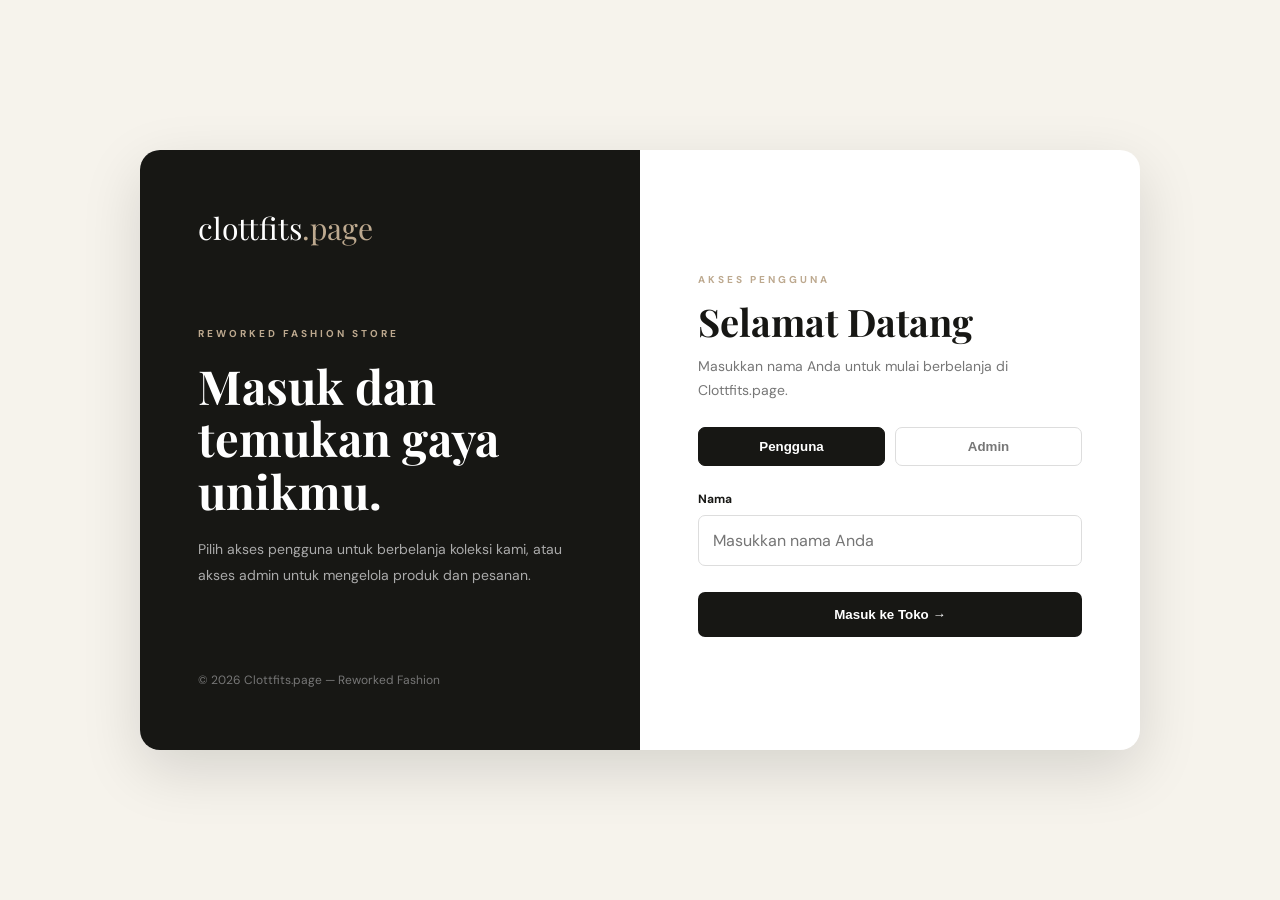
<file: login.html>
<!DOCTYPE html>
<html lang="id">
<head>
  <meta charset="UTF-8">
  <meta name="viewport" content="width=device-width, initial-scale=1.0">
  <title>Masuk | Clottfits.page</title>
  <link rel="preconnect" href="https://fonts.googleapis.com">
  <link rel="preconnect" href="https://fonts.gstatic.com" crossorigin>
  <link href="https://fonts.googleapis.com/css2?family=DM+Sans:wght@400;500;600;700&family=Playfair+Display:wght@600;700&display=swap" rel="stylesheet">
  <style>
    *{box-sizing:border-box}body{margin:0;min-height:100vh;padding:20px;display:grid;place-items:center;background:#f6f3ec;color:#171714;font-family:"DM Sans",sans-serif}.login-container{width:min(100%,1000px);min-height:600px;display:grid;grid-template-columns:1fr 1fr;overflow:hidden;border-radius:20px;background:#fff;box-shadow:0 20px 60px #0002}.login-brand{padding:58px;display:flex;flex-direction:column;justify-content:space-between;background:#171714;color:#fff}.logo,h1,h2{font-family:"Playfair Display",serif}.logo{font-size:30px}.logo span,.eyebrow{color:#bda98f}.eyebrow{font-size:10px;font-weight:700;letter-spacing:3px}.login-brand h1{font-size:47px;line-height:1.12;margin:20px 0}.login-brand p:last-child,.brand-footer{color:#aaa;line-height:1.8;font-size:14px}.brand-footer{font-size:12px;color:#777}.login-form-area{padding:58px;display:flex;align-items:center}.login-form-wrapper{width:100%}.login-form-wrapper h2{font-size:38px;margin:8px 0}.description{margin:0 0 24px;color:#777;line-height:1.7;font-size:14px}.role-selector{display:grid;grid-template-columns:1fr 1fr;gap:10px;margin-bottom:25px}.role-button{padding:11px;border:1px solid #ddd;border-radius:7px;background:#fff;color:#777;font-weight:700;cursor:pointer}.role-button.active{border-color:#171714;background:#171714;color:#fff}.form-group{margin-bottom:18px}.form-group label{display:block;margin-bottom:8px;font-size:12px;font-weight:700}.form-group input{width:100%;padding:14px;border:1px solid #ddd;border-radius:7px;font:inherit}.password-wrapper{position:relative}.password-wrapper input{padding-right:84px}.show-password{position:absolute;right:12px;top:50%;transform:translateY(-50%);border:0;background:transparent;color:#876f55;font-weight:700;cursor:pointer}.login-button{width:100%;margin-top:8px;padding:15px;border:0;border-radius:7px;background:#171714;color:#fff;font-weight:700;cursor:pointer}.error-message{display:none;margin-bottom:18px;padding:12px;border-radius:7px;background:#fce7e7;color:#a93d3d;font-size:13px}.error-message.show{display:block}.demo-info{margin-top:22px;padding:14px;border-radius:7px;background:#f6f3ec;color:#777;font-size:12px;line-height:1.7}.back-home{display:block;margin-top:20px;text-align:center;color:#777;font-size:13px;text-decoration:none}@media(max-width:800px){.login-container{grid-template-columns:1fr}.login-brand{min-height:275px;padding:40px}.login-brand h1{font-size:37px}.brand-footer{display:none}.login-form-area{padding:40px}}@media(max-width:500px){body{padding:0}.login-container{min-height:100vh;border-radius:0}.login-brand,.login-form-area{padding:32px 25px}.login-brand h1{font-size:31px}.login-form-wrapper h2{font-size:30px}}
  </style>
</head>
<body>
  <main class="login-container">
    <section class="login-brand">
      <div class="logo">clottfits<span>.page</span></div>
      <div>
        <p class="eyebrow">REWORKED FASHION STORE</p>
        <h1>Masuk dan temukan <span>gaya unikmu.</span></h1>
        <p>Pilih akses pengguna untuk berbelanja koleksi kami, atau akses admin untuk mengelola produk dan pesanan.</p>
      </div>
      <div class="brand-footer">© 2026 Clottfits.page — Reworked Fashion</div>
    </section>
    <section class="login-form-area">
      <div class="login-form-wrapper">
        <p class="eyebrow" id="accessLabel">AKSES PENGGUNA</p>
        <h2>Selamat Datang</h2>
        <p class="description" id="description">Masukkan nama Anda untuk mulai berbelanja di Clottfits.page.</p>
        <div class="role-selector" aria-label="Pilih jenis akses">
          <button type="button" class="role-button active" data-role="user">Pengguna</button>
          <button type="button" class="role-button" data-role="admin">Admin</button>
        </div>
        <div class="error-message" id="errorMessage">Nama pengguna atau password yang Anda masukkan salah.</div>
        <form id="loginForm">
          <div class="form-group"><label for="username" id="usernameLabel">Nama</label><input type="text" id="username" placeholder="Masukkan nama Anda" required></div>
          <div class="form-group" id="passwordGroup" hidden><label for="password">Password</label><div class="password-wrapper"><input type="password" id="password" placeholder="Masukkan password"><button type="button" class="show-password" id="showPassword">Lihat</button></div></div>
          <button type="submit" class="login-button" id="loginButton">Masuk ke Toko →</button>
        </form>
        <div class="demo-info" id="demoInfo" hidden><strong>Akun Admin Demo:</strong><br>Username: admin<br>Password: clottfits123</div>
      </div>
    </section>
  </main>
  <script>
    let role = new URLSearchParams(location.search).get("role") === "admin" ? "admin" : "user";
    const $ = (id) => document.getElementById(id);
    const setRole = (nextRole) => {
      role = nextRole;
      const admin = role === "admin";
      $("passwordGroup").hidden = !admin;
      $("demoInfo").hidden = !admin;
      $("accessLabel").textContent = admin ? "AKSES ADMIN" : "AKSES PENGGUNA";
      $("usernameLabel").textContent = admin ? "Username" : "Nama";
      $("username").placeholder = admin ? "Masukkan username" : "Masukkan nama Anda";
      $("description").textContent = admin ? "Silakan masuk dengan akun administrator untuk membuka dashboard." : "Masukkan nama Anda untuk mulai berbelanja di Clottfits.page.";
      $("loginButton").textContent = admin ? "Masuk ke Dashboard →" : "Masuk ke Toko →";
      document.querySelectorAll(".role-button").forEach((button) => button.classList.toggle("active", button.dataset.role === role));
      $("errorMessage").classList.remove("show");
    };
    document.querySelectorAll(".role-button").forEach((button) => button.addEventListener("click", () => setRole(button.dataset.role)));
    $("showPassword").addEventListener("click", function () { const input = $("password"); input.type = input.type === "password" ? "text" : "password"; this.textContent = input.type === "password" ? "Lihat" : "Sembunyi"; });
    $("loginForm").addEventListener("submit", (event) => { event.preventDefault(); const username = $("username").value.trim(); const password = $("password").value; if (role === "user" && username.length >= 2) { localStorage.setItem("clottfitsRole", "user"); localStorage.setItem("clottfitsUserName", username); location.href = "index.html"; return; } if (role === "admin" && username === "admin" && password === "clottfits123") { localStorage.setItem("clottfitsRole", "admin"); localStorage.setItem("clottfitsAdminLogin", "true"); localStorage.setItem("clottfitsAdminName", "Admin Clottfits"); location.href = "admin.html"; return; } $("errorMessage").classList.add("show"); });
    setRole(role);
  </script>
</body>
</html>
</file>
<file: css/style.css>
/* =========================================
   CLOTTFITS.PAGE - MODERN FASHION E-COMMERCE
========================================= */

* {
  margin: 0;
  padding: 0;
  box-sizing: border-box;
}

:root {
  --black: #171714;
  --dark: #24241f;
  --cream: #f6f3ec;
  --beige: #e8dfd0;
  --brown: #876f55;
  --white: #ffffff;
  --gray: #77776f;
  --light-gray: #eeeeea;
}

html {
  scroll-behavior: smooth;
}

body {
  font-family: "DM Sans", Arial, sans-serif;
  background: var(--cream);
  color: var(--black);
  line-height: 1.6;
}

img {
  width: 100%;
  display: block;
}

a {
  text-decoration: none;
  color: inherit;
}

button,
input,
select {
  font-family: inherit;
}

button {
  cursor: pointer;
}

.container {
  width: min(1180px, 90%);
  margin: auto;
}


/* =========================================
   NAVBAR
========================================= */

.navbar {
  position: sticky;
  top: 0;
  z-index: 1000;
  background: rgba(246, 243, 236, 0.95);
  backdrop-filter: blur(15px);
  border-bottom: 1px solid rgba(0, 0, 0, 0.08);
}

.nav-container {
  min-height: 76px;
  display: flex;
  align-items: center;
  justify-content: space-between;
  gap: 30px;
}

.logo {
  font-family: "Playfair Display", serif;
  font-size: 26px;
  font-weight: 700;
}

.logo span {
  color: var(--brown);
}

.nav-menu {
  display: flex;
  align-items: center;
  gap: 28px;
}

.nav-menu a {
  font-size: 14px;
  font-weight: 600;
  transition: 0.3s;
}

.nav-menu a:hover {
  color: var(--brown);
}

.cart-button {
  border: none;
  background: var(--black);
  color: white;
  padding: 12px 18px;
  border-radius: 30px;
  font-weight: 600;
}

.cart-count {
  display: inline-flex;
  align-items: center;
  justify-content: center;
  background: var(--brown);
  width: 23px;
  height: 23px;
  border-radius: 50%;
  margin-left: 5px;
}

.menu-toggle {
  display: none;
  border: none;
  background: transparent;
  font-size: 26px;
}


/* =========================================
   HERO
========================================= */

.hero {
  min-height: 88vh;
  display: flex;
  align-items: center;
  padding: 70px 0;
  overflow: hidden;
}

.hero-container {
  display: grid;
  grid-template-columns: 1fr 1fr;
  align-items: center;
  gap: 70px;
}

.hero-label,
.section-label {
  display: inline-block;
  font-size: 12px;
  font-weight: 700;
  letter-spacing: 3px;
  color: var(--brown);
  margin-bottom: 18px;
}

.hero-content h1 {
  font-family: "Playfair Display", serif;
  font-size: clamp(50px, 6vw, 85px);
  line-height: 1;
  margin-bottom: 25px;
}

.hero-content h1 span {
  color: var(--brown);
  font-style: italic;
}

.hero-content p {
  max-width: 560px;
  color: var(--gray);
  font-size: 17px;
  margin-bottom: 35px;
}

.hero-buttons {
  display: flex;
  gap: 15px;
  flex-wrap: wrap;
}

.btn-primary,
.btn-secondary,
.btn-light {
  display: inline-block;
  padding: 15px 28px;
  border-radius: 4px;
  font-weight: 600;
  transition: 0.3s;
}

.btn-primary {
  background: var(--black);
  color: white;
}

.btn-primary:hover {
  background: var(--brown);
  transform: translateY(-3px);
}

.btn-secondary {
  border: 1px solid var(--black);
}

.btn-secondary:hover {
  background: var(--black);
  color: white;
}

.hero-image {
  position: relative;
}

.hero-image img {
  height: 650px;
  object-fit: cover;
  border-radius: 200px 200px 10px 10px;
}

.hero-badge {
  position: absolute;
  bottom: 30px;
  left: -40px;
  width: 140px;
  height: 140px;
  border-radius: 50%;
  background: var(--black);
  color: white;
  display: flex;
  flex-direction: column;
  align-items: center;
  justify-content: center;
  text-align: center;
}

.hero-badge strong {
  font-family: "Playfair Display", serif;
  font-size: 30px;
}

.hero-badge span {
  font-size: 12px;
}


/* =========================================
   BENEFITS
========================================= */

.benefits {
  background: var(--black);
  color: white;
  padding: 35px 0;
}

.benefit-grid {
  display: grid;
  grid-template-columns: repeat(4, 1fr);
}

.benefit-item {
  display: flex;
  gap: 15px;
  align-items: center;
  padding: 10px 25px;
  border-right: 1px solid rgba(255, 255, 255, 0.15);
}

.benefit-item:last-child {
  border-right: none;
}

.benefit-icon {
  font-size: 28px;
  color: var(--beige);
}

.benefit-item h3 {
  font-size: 15px;
}

.benefit-item p {
  font-size: 12px;
  color: #aaa;
}


/* =========================================
   ABOUT
========================================= */

.about {
  padding: 120px 0;
  background: white;
}

.about-container {
  display: grid;
  grid-template-columns: 1fr 1fr;
  gap: 80px;
  align-items: center;
}

.about-image img {
  height: 600px;
  object-fit: cover;
}

.about-content h2 {
  font-family: "Playfair Display", serif;
  font-size: clamp(45px, 5vw, 70px);
  line-height: 1.1;
  margin-bottom: 30px;
}

.about-content p {
  color: var(--gray);
  margin-bottom: 18px;
}

.about-statistics {
  margin-top: 40px;
  display: flex;
  gap: 40px;
  border-top: 1px solid #ddd;
  padding-top: 30px;
}

.statistic {
  display: flex;
  flex-direction: column;
}

.statistic strong {
  font-family: "Playfair Display", serif;
  font-size: 30px;
}

.statistic span {
  color: var(--gray);
  font-size: 13px;
}


/* =========================================
   PRODUCTS
========================================= */

.products-section {
  padding: 110px 0;
}

.section-heading {
  text-align: center;
  max-width: 650px;
  margin: 0 auto 50px;
}

.section-heading h2 {
  font-family: "Playfair Display", serif;
  font-size: clamp(38px, 5vw, 58px);
  margin-bottom: 15px;
}

.section-heading p {
  color: var(--gray);
}


/* SEARCH & FILTER */

.product-tools {
  background: white;
  padding: 20px;
  display: flex;
  gap: 15px;
  margin-bottom: 40px;
  border-radius: 12px;
  box-shadow: 0 10px 40px rgba(0, 0, 0, 0.05);
}

.search-box {
  flex: 1;
  display: flex;
  align-items: center;
  border: 1px solid #ddd;
  padding: 0 15px;
  border-radius: 7px;
}

.search-box input {
  width: 100%;
  border: none;
  outline: none;
  padding: 14px;
  background: transparent;
}

.product-tools select {
  border: 1px solid #ddd;
  background: white;
  padding: 12px 20px;
  border-radius: 7px;
  outline: none;
}


/* PRODUCT GRID */

.products-grid {
  display: grid;
  grid-template-columns: repeat(4, 1fr);
  gap: 25px;
}

.product-card {
  background: white;
  transition: 0.35s;
  overflow: hidden;
}

.product-card:hover {
  transform: translateY(-8px);
  box-shadow: 0 15px 40px rgba(0, 0, 0, 0.1);
}

.product-image {
  position: relative;
  overflow: hidden;
}

.product-image img {
  height: 340px;
  object-fit: cover;
  transition: 0.5s;
}

.product-card:hover .product-image img {
  transform: scale(1.06);
}

.product-category {
  position: absolute;
  top: 15px;
  left: 15px;
  background: white;
  padding: 7px 12px;
  font-size: 11px;
  font-weight: 700;
}

.product-info {
  padding: 20px;
}

.product-info h3 {
  font-family: "Playfair Display", serif;
  font-size: 21px;
  margin-bottom: 8px;
}

.product-description {
  color: var(--gray);
  font-size: 13px;
  margin-bottom: 15px;
}

.product-price {
  font-weight: 700;
  font-size: 18px;
  margin-bottom: 15px;
}

.product-buttons {
  display: flex;
  gap: 8px;
}

.detail-button,
.add-to-cart {
  flex: 1;
  padding: 11px;
  border: none;
  font-weight: 600;
}

.detail-button {
  background: var(--light-gray);
}

.add-to-cart {
  background: var(--black);
  color: white;
}

.add-to-cart:hover {
  background: var(--brown);
}

.no-product {
  display: none;
  text-align: center;
  padding: 60px;
}


/* =========================================
   CART SIDEBAR
========================================= */

.cart-overlay {
  position: fixed;
  inset: 0;
  background: rgba(0, 0, 0, 0.55);
  z-index: 1998;
  opacity: 0;
  visibility: hidden;
  transition: 0.3s;
}

.cart-overlay.active {
  opacity: 1;
  visibility: visible;
}

.cart-sidebar {
  position: fixed;
  top: 0;
  right: -450px;
  width: 430px;
  max-width: 100%;
  height: 100vh;
  background: white;
  z-index: 1999;
  display: flex;
  flex-direction: column;
  transition: 0.4s;
}

.cart-sidebar.open {
  right: 0;
}

.cart-header {
  display: flex;
  justify-content: space-between;
  padding: 25px;
  border-bottom: 1px solid #eee;
}

.cart-header h2 {
  font-family: "Playfair Display", serif;
}

.cart-header p {
  color: var(--gray);
  font-size: 13px;
}

.close-cart {
  background: none;
  border: none;
  font-size: 30px;
}

.cart-items {
  flex: 1;
  overflow-y: auto;
  padding: 20px;
}

.cart-item {
  display: grid;
  grid-template-columns: 80px 1fr;
  gap: 15px;
  border-bottom: 1px solid #eee;
  padding: 15px 0;
}

.cart-item img {
  width: 80px;
  height: 100px;
  object-fit: cover;
}

.cart-item h4 {
  margin-bottom: 5px;
}

.cart-item p {
  font-size: 13px;
  color: var(--gray);
}

.cart-actions {
  margin-top: 10px;
  display: flex;
  align-items: center;
  gap: 8px;
}

.cart-actions button {
  width: 30px;
  height: 30px;
  border: 1px solid #ddd;
  background: white;
}

.remove-item {
  color: #b40000;
}

.empty-cart {
  text-align: center;
  margin: auto;
  padding: 50px 20px;
}

.empty-icon {
  font-size: 50px;
  margin-bottom: 15px;
}

.cart-footer {
  padding: 25px;
  border-top: 1px solid #eee;
}

.cart-total {
  display: flex;
  justify-content: space-between;
  margin-bottom: 20px;
  font-size: 18px;
}

.checkout-button {
  display: block;
  width: 100%;
  text-align: center;
  background: var(--black);
  color: white;
  padding: 15px;
  font-weight: 600;
}

.continue-shopping {
  width: 100%;
  background: transparent;
  border: none;
  padding: 14px;
}


/* =========================================
   MODAL PRODUCT
========================================= */

.modal {
  position: fixed;
  inset: 0;
  z-index: 2000;
  background: rgba(0, 0, 0, 0.7);
  display: none;
  align-items: center;
  justify-content: center;
  padding: 20px;
}

.modal.active {
  display: flex;
}

.modal-content {
  position: relative;
  width: min(850px, 95%);
  max-height: 90vh;
  overflow-y: auto;
  background: white;
}

.modal-close {
  position: absolute;
  right: 15px;
  top: 10px;
  border: none;
  background: white;
  width: 40px;
  height: 40px;
  font-size: 27px;
  z-index: 5;
}

.modal-product {
  display: grid;
  grid-template-columns: 1fr 1fr;
}

.modal-product img {
  height: 520px;
  object-fit: cover;
}

.modal-product-info {
  padding: 50px 40px;
}

.modal-product-info h2 {
  font-family: "Playfair Display", serif;
  font-size: 35px;
  margin-bottom: 15px;
}

.modal-product-info p {
  color: var(--gray);
  margin-bottom: 20px;
}


/* =========================================
   CTA
========================================= */

.cta-section {
  background: var(--dark);
  color: white;
  text-align: center;
  padding: 110px 20px;
}

.cta-content span {
  font-size: 12px;
  letter-spacing: 3px;
}

.cta-content h2 {
  font-family: "Playfair Display", serif;
  font-size: clamp(45px, 6vw, 75px);
  line-height: 1.1;
  margin: 25px 0;
}

.cta-content p {
  color: #bbb;
  margin-bottom: 30px;
}

.btn-light {
  background: white;
  color: var(--black);
}


/* =========================================
   FOOTER
========================================= */

.footer {
  background: #11110f;
  color: white;
}

.footer-grid {
  padding: 70px 0;
  display: grid;
  grid-template-columns: 2fr 1fr 1fr 1fr;
  gap: 50px;
}

.footer-brand h2 {
  font-family: "Playfair Display", serif;
  font-size: 30px;
  margin-bottom: 20px;
}

.footer-brand span {
  color: var(--beige);
}

.footer-brand p {
  max-width: 300px;
  color: #999;
}

.footer-menu {
  display: flex;
  flex-direction: column;
  gap: 12px;
}

.footer-menu h3 {
  margin-bottom: 10px;
}

.footer-menu a {
  color: #999;
  font-size: 14px;
}

.footer-menu a:hover {
  color: white;
}

.footer-bottom {
  border-top: 1px solid #292929;
  padding: 20px 0;
}

.footer-bottom .container {
  display: flex;
  justify-content: space-between;
  color: #777;
  font-size: 13px;
}


/* =========================================
   TOAST
========================================= */

.toast {
  position: fixed;
  right: 25px;
  bottom: -100px;
  z-index: 3000;
  background: var(--black);
  color: white;
  padding: 15px 22px;
  display: flex;
  align-items: center;
  gap: 12px;
  border-radius: 6px;
  transition: 0.4s;
}

.toast.show {
  bottom: 25px;
}


/* =========================================
   TABLET RESPONSIVE
========================================= */

@media (max-width: 992px) {

  .nav-menu {
    display: none;
  }

  .menu-toggle {
    display: block;
  }

  .hero-container,
  .about-container {
    grid-template-columns: 1fr;
  }

  .hero {
    padding-top: 50px;
  }

  .hero-image {
    max-width: 600px;
    margin: auto;
  }

  .hero-badge {
    left: 10px;
  }

  .benefit-grid {
    grid-template-columns: repeat(2, 1fr);
  }

  .benefit-item {
    border: none;
  }

  .products-grid {
    grid-template-columns: repeat(2, 1fr);
  }

  .footer-grid {
    grid-template-columns: repeat(2, 1fr);
  }

}


/* =========================================
   MOBILE RESPONSIVE
========================================= */

@media (max-width: 600px) {

  .container {
    width: 92%;
  }

  .navbar {
    padding: 0 5px;
  }

  .logo {
    font-size: 21px;
  }

  .cart-button {
    font-size: 0;
    padding: 10px;
  }

  .cart-count {
    font-size: 12px;
  }

  .hero {
    min-height: auto;
    padding: 60px 0;
  }

  .hero-container {
    gap: 40px;
  }

  .hero-content h1 {
    font-size: 48px;
  }

  .hero-image img {
    height: 470px;
  }

  .hero-badge {
    width: 110px;
    height: 110px;
  }

  .benefit-grid {
    grid-template-columns: 1fr;
  }

  .about {
    padding: 80px 0;
  }

  .about-image img {
    height: 450px;
  }

  .about-statistics {
    gap: 20px;
  }

  .statistic strong {
    font-size: 24px;
  }

  .product-tools {
    flex-direction: column;
  }

  .search-box {
    width: 100%;
  }

  .product-tools select {
    width: 100%;
  }

  .products-grid {
    grid-template-columns: 1fr;
  }

  .product-image img {
    height: 450px;
  }

  .modal-product {
    grid-template-columns: 1fr;
  }

  .modal-product img {
    height: 400px;
  }

  .modal-product-info {
    padding: 30px 25px;
  }

  .footer-grid {
    grid-template-columns: 1fr;
  }

  .footer-bottom .container {
    flex-direction: column;
    gap: 8px;
  }

}


/* Banner tentang kembali ke layout gambar + teks seperti semula. */
.about-container {
  width: min(1180px, 90%);
  grid-template-columns: 1fr 1fr;
  gap: 80px;
}

.about-content {
  width: auto;
  margin: 0;
  padding-bottom: 0;
}

.about-image img {
  height: 600px;
}

@media (max-width: 992px) {
  .about-container {
    grid-template-columns: 1fr;
  }

  .about-content {
    width: 100%;
  }
}

@media (max-width: 600px) {
  .about-image img {
    height: 450px;
  }

  .about-content {
    padding-bottom: 0;
  }
}


/* =========================================
   FULL-WIDTH BANNERS
========================================= */

.hero {
  padding: 70px 0 0;
}

.hero-container,
.about-container {
  width: 100%;
  grid-template-columns: 1fr;
  gap: 48px;
}

.hero-content,
.about-content {
  width: min(1180px, 90%);
  margin: 0 auto;
}

.hero-image,
.about-image {
  width: 100%;
}

.hero-image img,
.about-image img {
  width: 100%;
  height: clamp(360px, 52vw, 680px);
  border-radius: 0;
  object-fit: cover;
}

.hero-badge {
  left: max(20px, calc((100vw - 1180px) / 2));
}

.about {
  padding: 100px 0 0;
}

.about-content {
  padding-bottom: 100px;
}

@media (max-width: 600px) {
  .hero {
    padding-top: 45px;
  }

  .hero-container,
  .about-container {
    gap: 32px;
  }

  .hero-image img,
  .about-image img {
    height: 360px;
  }

  .about {
    padding-top: 70px;
  }

  .about-content {
    padding-bottom: 70px;
  }
}


/* Override akhir: banner tentang tidak full-width. */
.about-container {
  width: min(1180px, 90%);
  grid-template-columns: 1fr 1fr;
  gap: 80px;
}

.about-content {
  width: auto;
  margin: 0;
  padding-bottom: 0;
}

.about-image img {
  height: 600px;
}

@media (max-width: 992px) {
  .about-container {
    grid-template-columns: 1fr;
  }

  .about-content {
    width: 100%;
  }
}

@media (max-width: 600px) {
  .about-container {
    gap: 32px;
  }

  .about-image img {
    height: 450px;
  }
}


/* Navigasi mobile */
@media (max-width: 992px) {
  .nav-container {
    position: relative;
  }

  .nav-menu.active {
    position: absolute;
    top: calc(100% + 1px);
    left: 0;
    right: 0;
    z-index: 1100;
    display: flex;
    flex-direction: column;
    align-items: stretch;
    gap: 0;
    padding: 10px 5%;
    background: rgba(246, 243, 236, 0.98);
    border-bottom: 1px solid rgba(0, 0, 0, 0.08);
    box-shadow: 0 12px 20px rgba(0, 0, 0, 0.08);
  }

  .nav-menu.active a {
    padding: 13px 0;
    border-bottom: 1px solid rgba(0, 0, 0, 0.08);
  }

  .nav-menu.active a:last-child {
    border-bottom: 0;
  }
}
</file>
<file: css/admin.css>
:root {
    --ink: #171714;
    --paper: #f6f3ec;
    --line: #e7e1d7;
    --brown: #876f55;
    --muted: #77776f
}

* {
    box-sizing: border-box
}

body {
    margin: 0;
    font-family: "DM Sans", Arial, sans-serif;
    background: var(--paper);
    color: var(--ink)
}

button,
input,
select,
textarea {
    font: inherit
}

.sidebar {
    position: fixed;
    inset: 0 auto 0 0;
    width: 250px;
    padding: 32px 20px;
    background: var(--ink);
    color: #fff;
    display: flex;
    flex-direction: column;
    z-index: 20
}

.sidebar-logo {
    font-family: "Playfair Display", serif;
    font-size: 26px;
    font-weight: 700
}

.sidebar-logo span,
.welcome-text,
.modal-header p {
    color: #bea78d
}

.sidebar-logo small {
    display: block;
    margin-top: 4px;
    font: 600 10px "DM Sans", sans-serif;
    letter-spacing: 2px
}

.sidebar-menu {
    margin-top: 45px;
    display: grid;
    gap: 8px
}

.menu-item {
    width: 100%;
    border: 0;
    border-radius: 8px;
    padding: 13px 14px;
    background: transparent;
    color: #d9d6cf;
    text-align: left;
    cursor: pointer
}

.menu-item span {
    display: inline-block;
    width: 25px
}

.menu-item:hover,
.menu-item.active {
    background: #34342e;
    color: #fff
}

.sidebar-bottom {
    margin-top: auto
}

.sidebar-bottom a {
    color: #d9d6cf;
    text-decoration: none
}

.main-content {
    margin-left: 250px;
    padding: 34px clamp(20px, 4vw, 55px)
}

.admin-header,
.card-header {
    display: flex;
    align-items: center;
    justify-content: space-between;
    gap: 20px
}

.admin-header {
    margin-bottom: 35px
}

.welcome-text {
    margin: 0 0 4px;
    font-size: 11px;
    letter-spacing: 2px;
    font-weight: 700
}

.admin-header h1 {
    margin: 0;
    font-family: "Playfair Display", serif;
    font-size: clamp(30px, 4vw, 42px)
}

.admin-profile {
    display: flex;
    align-items: center;
    gap: 12px
}

.admin-profile strong,
.admin-profile span {
    display: block
}

.admin-profile span {
    font-size: 13px;
    color: var(--muted)
}

.admin-avatar {
    width: 43px;
    height: 43px;
    border-radius: 50%;
    display: grid;
    place-items: center;
    background: var(--brown);
    color: #fff;
    font-weight: 700
}

.admin-section {
    display: none
}

.admin-section.active {
    display: block
}

.stat-grid {
    display: grid;
    grid-template-columns: repeat(4, minmax(0, 1fr));
    gap: 18px;
    margin-bottom: 25px
}

.stat-card,
.content-card {
    background: #fff;
    border: 1px solid var(--line);
    border-radius: 12px
}

.stat-card {
    padding: 20px;
    display: flex;
    align-items: center;
    gap: 14px
}

.stat-card.dark {
    background: var(--ink);
    color: #fff
}

.stat-icon {
    width: 42px;
    height: 42px;
    border-radius: 9px;
    background: #eee7dd;
    display: grid;
    place-items: center;
    color: var(--brown);
    font-weight: 700
}

.dark .stat-icon {
    background: #3a3a33;
    color: #fff
}

.stat-card span {
    color: var(--muted);
    font-size: 13px
}

.dark span {
    color: #d2cec6
}

.stat-card h2 {
    margin: 2px 0 0;
    font-size: 20px
}

.content-card {
    padding: 24px
}

.card-header {
    margin-bottom: 22px
}

.card-header h2,
.modal-header h2 {
    margin: 0;
    font-size: 21px
}

.card-header p {
    margin: 5px 0 0;
    color: var(--muted);
    font-size: 14px
}

.primary-button,
.secondary-button {
    border: 0;
    border-radius: 7px;
    padding: 11px 16px;
    cursor: pointer;
    font-weight: 700
}

.primary-button {
    background: var(--ink);
    color: #fff
}

.secondary-button {
    background: #eee7dd;
    color: var(--ink)
}

.table-wrapper {
    overflow-x: auto
}

table {
    border-collapse: collapse;
    width: 100%;
    min-width: 650px
}

th,
td {
    padding: 14px 10px;
    text-align: left;
    border-bottom: 1px solid var(--line);
    font-size: 14px
}

th {
    font-size: 12px;
    color: var(--muted);
    text-transform: uppercase;
    letter-spacing: .5px
}

td img {
    width: 52px;
    height: 52px;
    border-radius: 6px;
    object-fit: cover
}

.admin-modal {
    display: none;
    position: fixed;
    inset: 0;
    padding: 24px;
    background: #0008;
    z-index: 50;
    place-items: center
}

.admin-modal.show {
    display: grid
}

.modal-box {
    width: min(570px, 100%);
    max-height: 90vh;
    overflow: auto;
    border-radius: 12px;
    background: #fff;
    padding: 25px
}

.large-modal {
    width: min(760px, 100%)
}

.modal-header {
    display: flex;
    justify-content: space-between;
    gap: 12px;
    margin-bottom: 22px
}

.modal-header p {
    margin: 0 0 5px;
    font-size: 11px;
    font-weight: 700;
    letter-spacing: 1.5px
}

.modal-header button {
    border: 0;
    background: transparent;
    font-size: 28px;
    line-height: 1;
    cursor: pointer
}

.form-group {
    display: grid;
    gap: 7px;
    margin-bottom: 16px
}

.form-group label {
    font-weight: 700;
    font-size: 14px
}

.form-group input,
.form-group select,
.form-group textarea,
#orderFilter {
    width: 100%;
    padding: 11px 12px;
    border: 1px solid #d8d2c8;
    border-radius: 7px;
    background: #fff
}

.form-group textarea {
    min-height: 105px;
    resize: vertical
}

.form-grid {
    display: grid;
    grid-template-columns: 1fr 1fr;
    gap: 14px
}

.full-button {
    width: 100%
}

.admin-toast {
    position: fixed;
    right: 22px;
    bottom: -100px;
    background: var(--ink);
    color: #fff;
    padding: 13px 18px;
    border-radius: 8px;
    display: flex;
    gap: 9px;
    align-items: center;
    transition: .25s;
    z-index: 60
}

.admin-toast.show {
    bottom: 22px
}

.admin-toast p {
    margin: 0
}

.mobile-menu-btn {
    display: none
}

@media(max-width:900px) {
    .sidebar {
        transform: translateX(-100%);
        transition: transform .25s
    }

    .sidebar.open {
        transform: translateX(0)
    }

    .main-content {
        margin-left: 0;
        padding: 28px 20px
    }

    .mobile-menu-btn {
        display: grid;
        place-items: center;
        position: fixed;
        top: 14px;
        left: 14px;
        width: 40px;
        height: 40px;
        border: 0;
        border-radius: 7px;
        background: var(--ink);
        color: #fff;
        z-index: 30;
        font-size: 20px
    }

    .admin-header {
        padding-left: 48px
    }

    .stat-grid {
        grid-template-columns: repeat(2, 1fr)
    }
}

@media(max-width:560px) {
    .main-content {
        padding: 22px 14px
    }

    .admin-header {
        align-items: flex-start;
        margin-bottom: 24px
    }

    .admin-profile>div:first-child {
        display: none
    }

    .stat-grid {
        grid-template-columns: 1fr;
        gap: 12px
    }

    .content-card {
        padding: 17px
    }

    .card-header {
        align-items: flex-start;
        flex-direction: column
    }

    .card-header .primary-button,
    .card-header #orderFilter {
        width: 100%
    }

    .form-grid {
        grid-template-columns: 1fr
    }

    .modal-box {
        padding: 20px 16px
    }

    .admin-modal {
        padding: 12px
    }

    .admin-header h1 {
        font-size: 29px
    }
}

/* JavaScript menggunakan class active saat membuka modal. */
.admin-modal.active {
    display: grid
}
</file>
